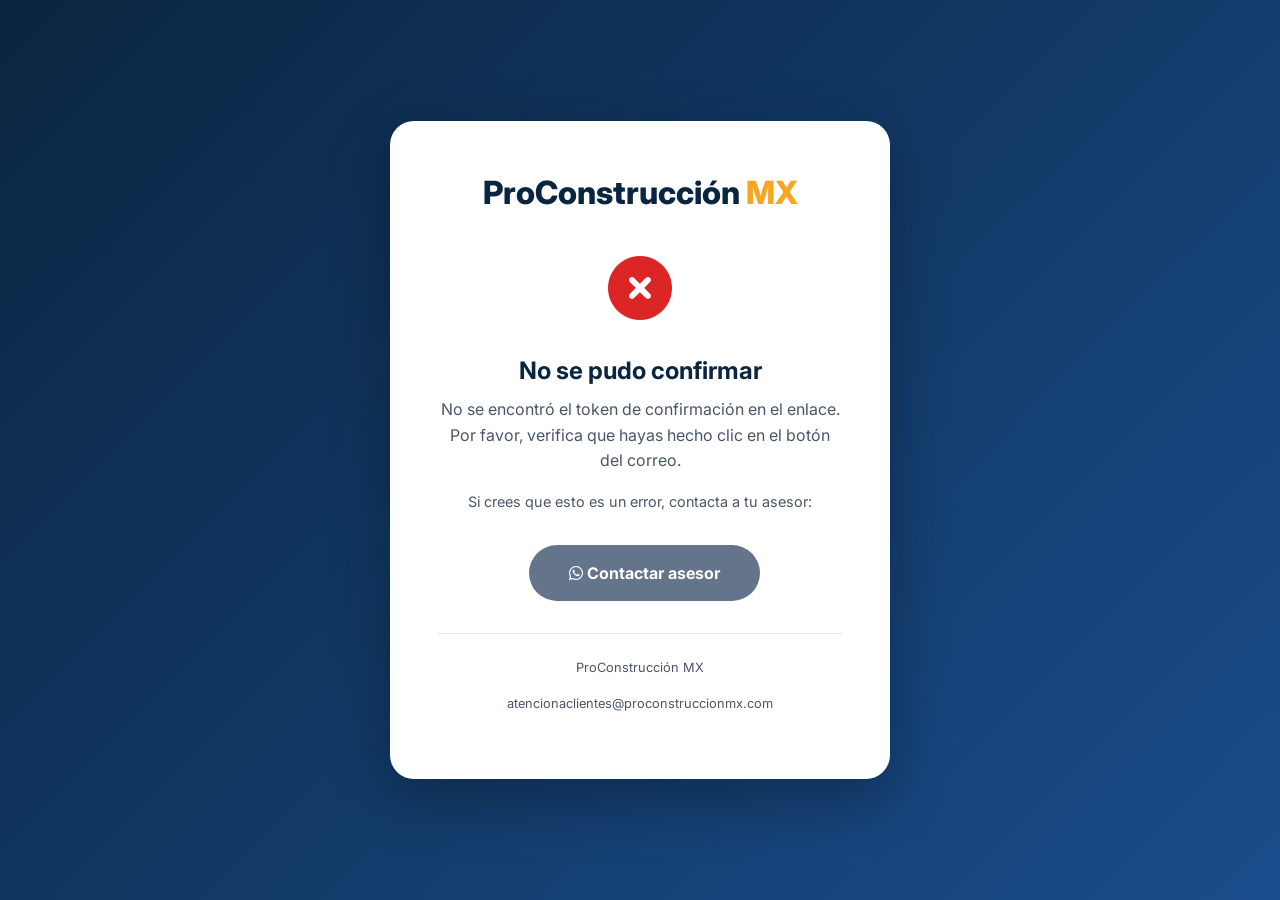
<file: confirmar-credito.html>
<!DOCTYPE html>
<html lang="es">
<head>
    <meta charset="UTF-8">
    <meta name="viewport" content="width=device-width, initial-scale=1.0">
    <title>Confirmar Compra a Crédito - ProConstrucción MX</title>
    <link href="https://fonts.googleapis.com/css2?family=Inter:opsz,wght@14..32,300;400;500;600;700;800&display=swap" rel="stylesheet">
    <link rel="stylesheet" href="https://cdnjs.cloudflare.com/ajax/libs/font-awesome/6.0.0-beta3/css/all.min.css">
    <link rel="stylesheet" href="css/estilos.css">
    <style>
        * { margin: 0; padding: 0; box-sizing: border-box; }
        body {
            font-family: 'Inter', sans-serif;
            background: linear-gradient(135deg, #0A2540 0%, #1a4d8c 100%);
            min-height: 100vh;
            display: flex;
            align-items: center;
            justify-content: center;
            padding: 2rem;
        }
        .confirmar-container {
            background: white;
            border-radius: 24px;
            padding: 3rem;
            max-width: 500px;
            width: 100%;
            box-shadow: 0 20px 60px rgba(0,0,0,0.3);
            text-align: center;
        }
        .logo {
            font-size: 2rem;
            font-weight: 800;
            color: var(--primary-dark);
            margin-bottom: 1.5rem;
        }
        .logo span { color: var(--accent-orange); }
        .estado-icono {
            font-size: 4rem;
            margin-bottom: 1rem;
        }
        .estado-icono.cargando { color: #3b82f6; }
        .estado-icono.exito { color: #16a34a; }
        .estado-icono.error { color: #dc2626; }
        .estado-icono.advertencia { color: #f59e0b; }
        h1 {
            font-size: 1.5rem;
            color: var(--primary-dark);
            margin-bottom: 0.5rem;
        }
        p {
            color: var(--text-gray);
            margin-bottom: 1rem;
            line-height: 1.6;
        }
        .folio-box {
            background: var(--gray-light);
            padding: 1rem;
            border-radius: 12px;
            margin: 1.5rem 0;
            font-family: 'Courier New', monospace;
        }
        .folio-box strong {
            color: var(--primary-dark);
            font-size: 1.2rem;
        }
        .boton {
            display: inline-block;
            background: var(--accent-orange);
            color: white;
            padding: 1rem 2.5rem;
            border-radius: 50px;
            text-decoration: none;
            font-weight: 700;
            transition: all 0.3s;
            margin-top: 1rem;
            border: none;
            cursor: pointer;
            font-family: 'Inter', sans-serif;
            font-size: 1rem;
        }
        .boton:hover {
            background: var(--accent-orange-dark);
            transform: translateY(-2px);
        }
        .boton-secundario {
            background: #64748b;
            margin-left: 0.5rem;
        }
        .boton-secundario:hover {
            background: #475569;
        }
        .spinner {
            display: inline-block;
            width: 50px;
            height: 50px;
            border: 5px solid rgba(59, 130, 246, 0.2);
            border-radius: 50%;
            border-top-color: #3b82f6;
            animation: spin 0.8s linear infinite;
        }
        @keyframes spin {
            to { transform: rotate(360deg); }
        }
        .footer {
            margin-top: 2rem;
            padding-top: 1.5rem;
            border-top: 1px solid #e2e8f0;
            font-size: 0.8rem;
            color: var(--text-gray);
        }
    </style>
</head>
<body>
    <div class="confirmar-container">
        <div class="logo">ProConstrucción <span>MX</span></div>
        
        <div id="contenido">
            <div class="estado-icono cargando">
                <div class="spinner"></div>
            </div>
            <h1>Validando tu compra...</h1>
            <p>Estamos verificando el token de confirmación. Por favor espera.</p>
        </div>
        
        <div class="footer">
            <p>ProConstrucción MX</p>
            <p>atencionaclientes@proconstruccionmx.com</p>
        </div>
    </div>

    <script>
        const WORKER_URL = 'https://proconstruccionmx-proxy.proconstruccionmx.workers.dev';
        
                async function confirmarCredito() {
            const contenido = document.getElementById('contenido');
            
            // Leer el token de la URL
            const params = new URLSearchParams(window.location.search);
            const token = params.get('token');
            
            console.log('🔍 URL completa:', window.location.href);
            console.log('🔍 Token leído de la URL:', token);
            console.log('🔍 Longitud del token:', token ? token.length : 0);
            
            if (!token) {
                mostrarError('No se encontró el token de confirmación en el enlace. Por favor, verifica que hayas hecho clic en el botón del correo.');
                return;
            }
            
            console.log('🔐 Token recibido:', token.substring(0, 10) + '...');
            console.log('🔐 Token completo (para comparar):', token);
            
            try {
                const response = await fetch(`${WORKER_URL}/confirmarCredito`, {
                    method: 'POST',
                    headers: {
                        'Content-Type': 'text/plain;charset=utf-8',
                    },
                    body: JSON.stringify({ token: token })
                });
                
                console.log('📥 Status de respuesta:', response.status);
                console.log('📥 Content-Type:', response.headers.get('content-type'));
                
                const text = await response.text();
                console.log('📥 Respuesta raw:', text);
                
                let result;
                try {
                    result = JSON.parse(text);
                } catch (e) {
                    console.error('❌ Error al parsear JSON:', e);
                    mostrarError('Error al procesar la respuesta del servidor.');
                    return;
                }
                
                console.log('📥 Respuesta parseada:', result);
                
                if (result.success) {
                    mostrarExito(result.folio || '');
                } else {
                    mostrarError(result.error || 'No se pudo confirmar la compra. El token puede haber expirado o ya fue utilizado.');
                }
                
            } catch (error) {
                console.error('❌ Error:', error);
                mostrarError('Error al conectar con el servidor. Por favor, intenta de nuevo o contacta a tu asesor.');
            }
        }
        
        function mostrarExito(folio) {
            const contenido = document.getElementById('contenido');
            contenido.innerHTML = `
                <div class="estado-icono exito">
                    <i class="fas fa-check-circle"></i>
                </div>
                <h1>¡Compra confirmada!</h1>
                <p>Tu compra a crédito ha sido confirmada exitosamente. La preparación de tu pedido comenzará en breve.</p>
                ${folio ? `
                    <div class="folio-box">
                        <div style="font-size: 0.8rem; color: var(--text-gray); margin-bottom: 0.3rem;">Folio de compra</div>
                        <strong>${folio}</strong>
                    </div>
                ` : ''}
                <p style="font-size: 0.9rem;">Recibirás un correo de confirmación con los detalles de tu pedido.</p>
                <a href="https://proconstruccionmx.com/dashboard.html" class="boton">
                    <i class="fas fa-arrow-right"></i> Ir a mi cuenta
                </a>
            `;
        }
        
        function mostrarError(mensaje) {
            const contenido = document.getElementById('contenido');
            contenido.innerHTML = `
                <div class="estado-icono error">
                    <i class="fas fa-times-circle"></i>
                </div>
                <h1>No se pudo confirmar</h1>
                <p>${mensaje}</p>
                <p style="font-size: 0.9rem;">Si crees que esto es un error, contacta a tu asesor:</p>
                <a href="https://wa.me/525540148827?text=Hola%2C%20tengo%20un%20problema%20confirmando%20mi%20compra%20a%20cr%C3%A9dito" 
                   target="_blank" class="boton boton-secundario">
                    <i class="fab fa-whatsapp"></i> Contactar asesor
                </a>
            `;
        }
        
        // Ejecutar al cargar
        document.addEventListener('DOMContentLoaded', confirmarCredito);
    </script>
</body>
</html>
</file>
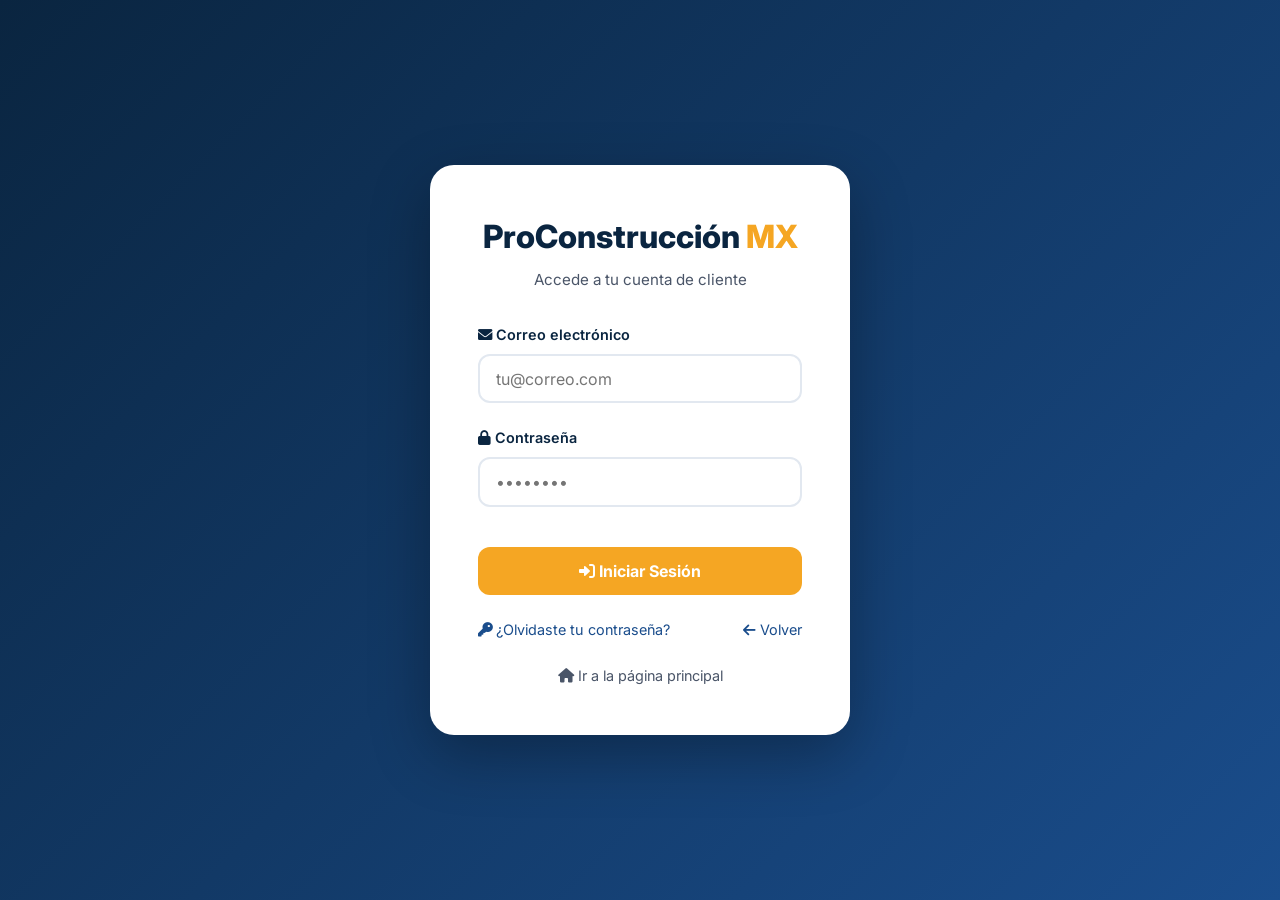
<file: dashboard.html>
<!DOCTYPE html>
<html lang="es">
<head>
    <meta charset="UTF-8">
    <meta name="viewport" content="width=device-width, initial-scale=1.0">
    <title>Panel de Cliente - ProConstrucción MX</title>
    <link href="https://fonts.googleapis.com/css2?family=Inter:opsz,wght@14..32,300;400;500;600;700;800&display=swap" rel="stylesheet">
    <link rel="stylesheet" href="https://cdnjs.cloudflare.com/ajax/libs/font-awesome/6.0.0-beta3/css/all.min.css">
    <link rel="stylesheet" href="css/estilos.css">
    <style>
        * { margin: 0; padding: 0; box-sizing: border-box; }
        body {
            font-family: 'Inter', sans-serif;
            background: #f8f9fa;
            color: #1a1a2e;
        }
        .dashboard-header {
            background: white;
            padding: 1rem 2rem;
            box-shadow: 0 2px 20px rgba(0,0,0,0.08);
            display: flex;
            justify-content: space-between;
            align-items: center;
            flex-wrap: wrap;
            gap: 1rem;
            position: sticky;
            top: 0;
            z-index: 100;
        }
        .dashboard-header .logo {
            font-size: 1.5rem;
            font-weight: 800;
            color: var(--primary-dark);
            text-decoration: none;
        }
        .dashboard-header .logo span { color: var(--accent-orange); }
        .user-info {
            display: flex;
            align-items: center;
            gap: 1rem;
            flex-wrap: wrap;
        }
        .user-info .user-name {
            font-weight: 600;
            color: var(--primary-dark);
        }
        .user-info .user-email {
            font-weight: 400;
            color: var(--text-gray);
            font-size: 0.85rem;
        }
        .btn-cerrar {
            background: #dc2626;
            color: white;
            border: none;
            padding: 0.5rem 1.5rem;
            border-radius: 50px;
            font-weight: 600;
            cursor: pointer;
            transition: all 0.3s;
            font-family: 'Inter', sans-serif;
        }
        .btn-cerrar:hover {
            background: #b91c1c;
            transform: translateY(-2px);
        }
        .btn-mi-cuenta {
            background: #1a4d8c !important;
            color: white !important;
            border: none !important;
            padding: 0.5rem 1.2rem !important;
            border-radius: 50px !important;
            font-weight: 600 !important;
            cursor: pointer !important;
            transition: all 0.3s !important;
            font-family: 'Inter', sans-serif !important;
            font-size: 0.85rem !important;
            white-space: nowrap !important;
            display: inline-block !important;
        }
        .btn-mi-cuenta:hover {
            background: #0A2540 !important;
            transform: translateY(-2px);
        }
        .menu-usuario-container {
            position: relative;
            display: inline-block;
        }
        .menu-desplegable {
            display: none;
            position: absolute;
            top: 100%;
            right: 0;
            background: white;
            border-radius: 12px;
            box-shadow: 0 8px 30px rgba(0,0,0,0.15);
            min-width: 200px;
            z-index: 1000;
            overflow: hidden;
            margin-top: 0.5rem;
            border: 1px solid #e2e8f0;
        }
        .menu-desplegable a {
            display: block;
            padding: 0.8rem 1.5rem;
            color: #4a5568;
            text-decoration: none;
            transition: all 0.3s;
            font-weight: 500;
            font-size: 0.9rem;
            font-family: 'Inter', sans-serif;
        }
        .menu-desplegable a:hover {
            background: #f8f9fa;
            color: #0A2540;
        }
        .dashboard-tabs {
            display: flex;
            gap: 0.5rem;
            background: white;
            padding: 0.5rem 2rem;
            border-bottom: 1px solid #e2e8f0;
            flex-wrap: wrap;
        }
        .dashboard-tabs button {
            padding: 0.6rem 1.5rem;
            border: none;
            background: transparent;
            font-weight: 600;
            color: var(--text-gray);
            cursor: pointer;
            border-radius: 8px;
            transition: all 0.3s;
            font-family: 'Inter', sans-serif;
        }
        .dashboard-tabs button:hover {
            background: var(--gray-light);
            color: var(--primary-dark);
        }
        .dashboard-tabs button.active {
            background: var(--accent-orange);
            color: white;
        }
        .tab-content {
            display: none;
            max-width: 1400px;
            margin: 0 auto;
            padding: 2rem;
        }
        .tab-content.active {
            display: block;
        }
        .welcome-section {
            background: white;
            border-radius: 16px;
            padding: 2rem;
            margin-bottom: 2rem;
            box-shadow: 0 4px 12px rgba(0,0,0,0.04);
        }
        .welcome-section h1 {
            font-size: 1.8rem;
            color: var(--primary-dark);
            margin-bottom: 0.5rem;
        }
        .welcome-section p {
            color: var(--text-gray);
        }
        .welcome-section .cliente-info {
            display: flex;
            flex-wrap: wrap;
            gap: 2rem;
            margin-top: 1rem;
            padding-top: 1rem;
            border-top: 1px solid #e2e8f0;
        }
        .welcome-section .cliente-info span {
            font-size: 0.95rem;
            color: var(--text-gray);
        }
        .welcome-section .cliente-info strong {
            color: var(--primary-dark);
        }
        .welcome-section .cliente-info small {
            color: var(--text-gray);
            font-size: 0.7rem;
        }
        .search-section {
            background: white;
            border-radius: 16px;
            padding: 2rem;
            margin-bottom: 2rem;
            box-shadow: 0 4px 12px rgba(0,0,0,0.04);
        }
        .search-section h2 {
            font-size: 1.4rem;
            color: var(--primary-dark);
            margin-bottom: 1rem;
        }
        .search-box {
            display: flex;
            gap: 1rem;
            flex-wrap: wrap;
        }
        .search-box input {
            flex: 1;
            min-width: 200px;
            padding: 0.8rem 1.2rem;
            border: 2px solid #e2e8f0;
            border-radius: 12px;
            font-size: 1rem;
            font-family: 'Inter', sans-serif;
            transition: all 0.3s;
        }
        .search-box input:focus {
            outline: none;
            border-color: var(--accent-orange);
            box-shadow: 0 0 0 3px rgba(245, 166, 35, 0.1);
        }
        .search-box button {
            padding: 0.8rem 2rem;
            background: var(--accent-orange);
            color: white;
            border: none;
            border-radius: 12px;
            font-weight: 700;
            cursor: pointer;
            transition: all 0.3s;
            font-family: 'Inter', sans-serif;
        }
        .search-box button:hover {
            background: var(--accent-orange-dark);
            transform: translateY(-2px);
        }
        .search-box .btn-limpiar {
            background: #64748b;
        }
        .search-box .btn-limpiar:hover {
            background: #475569;
        }
        .results-section {
            background: white;
            border-radius: 16px;
            padding: 2rem;
            box-shadow: 0 4px 12px rgba(0,0,0,0.04);
            min-height: 200px;
            margin-bottom: 2rem;
        }
        .results-section h3 {
            color: var(--primary-dark);
            margin-bottom: 1rem;
        }
        .product-grid {
            display: grid;
            grid-template-columns: repeat(auto-fill, minmax(220px, 1fr));
            gap: 1.5rem;
        }
        .product-card {
            background: var(--gray-light);
            border-radius: 12px;
            padding: 1.5rem;
            text-align: center;
            transition: all 0.3s;
            border: 1px solid #e2e8f0;
            position: relative;
        }
        .product-card:hover {
            transform: translateY(-4px);
            box-shadow: 0 8px 25px rgba(0,0,0,0.08);
            border-color: var(--accent-orange);
        }
        .product-card .clave {
            font-size: 0.7rem;
            color: var(--text-gray);
            background: #e2e8f0;
            padding: 0.2rem 0.6rem;
            border-radius: 50px;
            display: inline-block;
        }
        .product-card .tag-peso {
            font-size: 0.6rem;
            background: #dbeafe;
            color: #1e40af;
            padding: 0.1rem 0.5rem;
            border-radius: 50px;
            display: inline-block;
            margin-top: 0.3rem;
        }
        .product-card h4 {
            color: var(--primary-dark);
            margin: 0.5rem 0 0.3rem 0;
            font-size: 1rem;
        }
        .product-card .descripcion {
            color: var(--text-gray);
            font-size: 0.85rem;
            margin-bottom: 0.5rem;
        }
        .product-card .precio {
            font-weight: 700;
            color: var(--primary-dark);
            font-size: 1.1rem;
        }
        .product-card .precio-personalizado {
            font-size: 0.7rem;
            background: #dbeafe;
            color: #1e40af;
            padding: 0.2rem 0.6rem;
            border-radius: 50px;
            display: inline-block;
        }
        .product-card .btn-agregar {
            margin-top: 0.8rem;
            padding: 0.5rem 1.5rem;
            background: var(--primary-blue);
            color: white;
            border: none;
            border-radius: 50px;
            font-weight: 600;
            cursor: pointer;
            transition: all 0.3s;
            font-family: 'Inter', sans-serif;
        }
        .product-card .btn-agregar:hover {
            background: var(--primary-dark);
            transform: scale(1.05);
        }
        .product-card .btn-agregar:disabled {
            opacity: 0.5;
            cursor: not-allowed;
            transform: none;
        }
        .product-card .tag-pxv {
            font-size: 0.6rem;
            background: #fef3c7;
            color: #92400e;
            padding: 0.1rem 0.5rem;
            border-radius: 50px;
            display: inline-block;
            margin-top: 0.3rem;
        }
        .empty-state {
            text-align: center;
            padding: 3rem 1rem;
            color: var(--text-gray);
        }
        .empty-state i {
            font-size: 3rem;
            color: #cbd5e1;
            margin-bottom: 1rem;
        }
        .cart-section {
            background: white;
            border-radius: 16px;
            padding: 2rem;
            box-shadow: 0 4px 12px rgba(0,0,0,0.04);
        }
        .cart-section h2 {
            font-size: 1.4rem;
            color: var(--primary-dark);
            margin-bottom: 1rem;
        }
        .cart-table {
            width: 100%;
            border-collapse: collapse;
        }
        .cart-table th {
            background: var(--gray-light);
            padding: 0.8rem;
            text-align: left;
            font-weight: 600;
            color: var(--primary-dark);
            border-bottom: 2px solid #e2e8f0;
        }
        .cart-table td {
            padding: 0.8rem;
            border-bottom: 1px solid #e2e8f0;
            vertical-align: middle;
        }
        .cart-table .cantidad-input {
            width: 60px;
            padding: 0.3rem 0.5rem;
            border: 2px solid #e2e8f0;
            border-radius: 8px;
            text-align: center;
            font-family: 'Inter', sans-serif;
        }
        .cart-table .cantidad-input:focus {
            outline: none;
            border-color: var(--accent-orange);
        }
        .cart-table .btn-eliminar {
            background: #fee2e2;
            color: #dc2626;
            border: none;
            padding: 0.3rem 0.8rem;
            border-radius: 8px;
            cursor: pointer;
            transition: all 0.3s;
            font-family: 'Inter', sans-serif;
        }
        .cart-table .btn-eliminar:hover {
            background: #dc2626;
            color: white;
        }
        .cart-totales {
            margin-top: 1.5rem;
            padding-top: 1.5rem;
            border-top: 2px solid #e2e8f0;
            text-align: right;
        }
        .cart-totales p {
            margin: 0.3rem 0;
            font-size: 1rem;
        }
        .cart-totales .total {
            font-size: 1.5rem;
            font-weight: 800;
            color: var(--primary-dark);
        }
        .cart-totales .descuento-total {
            color: #16a34a;
        }
        .cart-actions {
            display: flex;
            gap: 1rem;
            margin-top: 1.5rem;
            justify-content: flex-end;
            flex-wrap: wrap;
        }
        .btn-comprar {
            padding: 1rem 3rem;
            background: #16a34a;
            color: white;
            border: none;
            border-radius: 12px;
            font-size: 1.1rem;
            font-weight: 700;
            cursor: pointer;
            transition: all 0.3s;
            font-family: 'Inter', sans-serif;
        }
        .btn-comprar:hover {
            background: #15803d;
            transform: translateY(-2px);
            box-shadow: 0 8px 25px rgba(22, 163, 74, 0.3);
        }
        .btn-comprar:disabled {
            opacity: 0.5;
            cursor: not-allowed;
            transform: none;
        }
        .btn-vaciar {
            padding: 1rem 2rem;
            background: #64748b;
            color: white;
            border: none;
            border-radius: 12px;
            font-weight: 600;
            cursor: pointer;
            transition: all 0.3s;
            font-family: 'Inter', sans-serif;
        }
        .btn-vaciar:hover {
            background: #475569;
        }
        .direcciones-grid, .facturacion-grid {
            display: grid;
            grid-template-columns: repeat(auto-fill, minmax(350px, 1fr));
            gap: 1.5rem;
        }
        .direccion-card, .facturacion-card {
            background: white;
            border-radius: 16px;
            padding: 1.5rem;
            box-shadow: 0 4px 12px rgba(0,0,0,0.04);
            border: 1px solid #e2e8f0;
            transition: all 0.3s;
        }
        .direccion-card:hover, .facturacion-card:hover {
            box-shadow: 0 8px 25px rgba(0,0,0,0.08);
            border-color: var(--accent-orange);
        }
        .direccion-card .direccion-header,
        .facturacion-card .facturacion-header {
            display: flex;
            justify-content: space-between;
            align-items: center;
            margin-bottom: 0.8rem;
            padding-bottom: 0.8rem;
            border-bottom: 1px solid #e2e8f0;
            flex-wrap: wrap;
            gap: 0.5rem;
        }
        .direccion-card .direccion-header h4,
        .facturacion-card .facturacion-header h4 {
            color: var(--primary-dark);
            font-size: 1.1rem;
            margin: 0;
        }
        .direccion-card .direccion-header .direccion-actions,
        .facturacion-card .facturacion-header .facturacion-actions {
            display: flex;
            gap: 0.5rem;
            flex-wrap: wrap;
        }
        .direccion-card .direccion-header button,
        .facturacion-card .facturacion-header button {
            padding: 0.3rem 0.8rem;
            border: none;
            border-radius: 8px;
            cursor: pointer;
            transition: all 0.3s;
            font-family: 'Inter', sans-serif;
            font-size: 0.8rem;
        }
        .direccion-card .direccion-header .btn-editar,
        .facturacion-card .facturacion-header .btn-editar {
            background: #dbeafe;
            color: #1e40af;
        }
        .direccion-card .direccion-header .btn-editar:hover,
        .facturacion-card .facturacion-header .btn-editar:hover {
            background: #1e40af;
            color: white;
        }
        .direccion-card .direccion-header .btn-eliminar,
        .facturacion-card .facturacion-header .btn-eliminar {
            background: #fee2e2;
            color: #dc2626;
        }
        .direccion-card .direccion-header .btn-eliminar:hover,
        .facturacion-card .facturacion-header .btn-eliminar:hover {
            background: #dc2626;
            color: white;
        }
        .direccion-card .direccion-body p,
        .facturacion-card .facturacion-body p {
            margin: 0.3rem 0;
            font-size: 0.9rem;
            color: var(--text-gray);
        }
        .direccion-card .direccion-body strong,
        .facturacion-card .facturacion-body strong {
            color: var(--primary-dark);
        }
        .modal-overlay {
            display: none;
            position: fixed;
            top: 0;
            left: 0;
            width: 100%;
            height: 100%;
            background: rgba(0,0,0,0.5);
            z-index: 1000;
            align-items: center;
            justify-content: center;
            backdrop-filter: blur(4px);
        }
        .modal-overlay.active {
            display: flex;
        }
        .modal {
            background: white;
            border-radius: 24px;
            padding: 2.5rem;
            max-width: 600px;
            width: 90%;
            max-height: 90vh;
            overflow-y: auto;
            box-shadow: 0 20px 60px rgba(0,0,0,0.3);
            animation: fadeInUp 0.3s ease-out;
        }
        .modal h2 {
            color: var(--primary-dark);
            margin-bottom: 0.5rem;
            text-align: center;
        }
        .modal .subtitle {
            text-align: center;
            color: var(--text-gray);
            margin-bottom: 1.5rem;
        }
        .modal .form-group {
            margin-bottom: 1rem;
        }
        .modal .form-group label {
            display: block;
            font-weight: 600;
            color: var(--primary-dark);
            margin-bottom: 0.3rem;
            font-size: 0.9rem;
        }
        .modal .form-group input,
        .modal .form-group select {
            width: 100%;
            padding: 0.8rem 1rem;
            border: 2px solid #e2e8f0;
            border-radius: 12px;
            font-size: 1rem;
            font-family: 'Inter', sans-serif;
            transition: all 0.3s;
        }
        .modal .form-group input:focus,
        .modal .form-group select:focus {
            outline: none;
            border-color: var(--accent-orange);
            box-shadow: 0 0 0 3px rgba(245, 166, 35, 0.1);
        }
        .modal .form-group input[readonly] {
            background: #f0f0f0;
            cursor: not-allowed;
        }
        .modal .datos-bancarios {
            background: var(--gray-light);
            padding: 1.5rem;
            border-radius: 12px;
            margin: 1rem 0;
        }
        .modal .datos-bancarios p {
            margin: 0.3rem 0;
            font-size: 0.95rem;
        }
        .modal .datos-bancarios strong {
            color: var(--primary-dark);
        }
        .modal .btn-enviar {
            width: 100%;
            padding: 1rem;
            background: var(--accent-orange);
            color: white;
            border: none;
            border-radius: 12px;
            font-size: 1.1rem;
            font-weight: 700;
            cursor: pointer;
            transition: all 0.3s;
            font-family: 'Inter', sans-serif;
            margin-top: 1rem;
        }
        .modal .btn-enviar:hover {
            background: var(--accent-orange-dark);
            transform: translateY(-2px);
        }
        .modal .btn-enviar:disabled {
            opacity: 0.5;
            cursor: not-allowed;
            transform: none;
        }
        .modal .btn-cerrar-modal {
            width: 100%;
            padding: 0.8rem;
            background: #e2e8f0;
            color: var(--text-gray);
            border: none;
            border-radius: 12px;
            font-size: 1rem;
            font-weight: 600;
            cursor: pointer;
            transition: all 0.3s;
            font-family: 'Inter', sans-serif;
            margin-top: 0.5rem;
        }
        .modal .btn-cerrar-modal:hover {
            background: #cbd5e1;
        }
        .modal .mensaje-exito {
            background: #dcfce7;
            color: #16a34a;
            padding: 1rem;
            border-radius: 12px;
            text-align: center;
            margin: 1rem 0;
            display: none;
        }
        .modal .mensaje-error {
            background: #fee2e2;
            color: #dc2626;
            padding: 1rem;
            border-radius: 12px;
            text-align: center;
            margin: 1rem 0;
            display: none;
        }
        .file-upload {
            border: 2px dashed #e2e8f0;
            padding: 2rem;
            text-align: center;
            border-radius: 12px;
            cursor: pointer;
            transition: all 0.3s;
        }
        .file-upload:hover {
            border-color: var(--accent-orange);
        }
        .file-upload input {
            display: none;
        }
        .file-upload .file-name {
            color: var(--primary-dark);
            font-weight: 600;
        }
        .modal .opciones-pago {
            display: flex;
            gap: 1rem;
            margin-bottom: 1.5rem;
            flex-wrap: wrap;
        }
        .modal .opciones-pago button {
            flex: 1;
            padding: 1rem;
            border: 2px solid #e2e8f0;
            border-radius: 12px;
            background: white;
            font-weight: 600;
            cursor: pointer;
            transition: all 0.3s;
            font-family: 'Inter', sans-serif;
            min-width: 120px;
        }
        .modal .opciones-pago button:hover {
            border-color: var(--accent-orange);
            background: var(--gray-light);
        }
        .modal .opciones-pago button.selected {
            border-color: var(--accent-orange);
            background: #fef3c7;
        }
        .checkbox-group {
            display: flex;
            align-items: center;
            gap: 0.5rem;
            margin-top: 0.5rem;
        }
        .checkbox-group input[type="checkbox"] {
            width: 20px;
            height: 20px;
            cursor: pointer;
        }
        .checkbox-group label {
            font-weight: 500;
            cursor: pointer;
        }
        .factura-toggle {
            display: flex;
            gap: 1rem;
            margin: 0.5rem 0 1rem 0;
        }
        .factura-toggle button {
            padding: 0.5rem 2rem;
            border: 2px solid #e2e8f0;
            border-radius: 12px;
            background: white;
            font-weight: 600;
            cursor: pointer;
            transition: all 0.3s;
            font-family: 'Inter', sans-serif;
            flex: 1;
        }
        .factura-toggle button:hover {
            border-color: var(--accent-orange);
            background: var(--gray-light);
        }
        .factura-toggle button.selected {
            border-color: var(--accent-orange);
            background: #fef3c7;
        }
        .badge {
            display: inline-block;
            padding: 0.2rem 0.8rem;
            border-radius: 50px;
            font-size: 0.7rem;
            font-weight: 600;
        }
        .badge-warning {
            background: #fef3c7;
            color: #92400e;
        }

        /* ============================================
           FASE 2: ESTILOS DEL PANEL DE SESIONES
           ============================================ */
        .sesiones-grid {
            display: grid;
            grid-template-columns: repeat(auto-fill, minmax(340px, 1fr));
            gap: 1.5rem;
        }
        .sesion-card {
            background: white;
            border-radius: 16px;
            padding: 1.5rem;
            border: 1px solid #e2e8f0;
            box-shadow: 0 4px 12px rgba(0,0,0,0.04);
            transition: all 0.3s;
            position: relative;
        }
        .sesion-card:hover {
            box-shadow: 0 8px 25px rgba(0,0,0,0.08);
        }
        .sesion-card.actual {
            border-color: var(--accent-orange);
            border-width: 2px;
            background: linear-gradient(135deg, #ffffff 0%, #fffbf0 100%);
        }
        .sesion-card.actual::before {
            content: 'ESTA SESIÓN';
            position: absolute;
            top: -10px;
            right: 1rem;
            background: var(--accent-orange);
            color: white;
            padding: 0.2rem 0.8rem;
            border-radius: 50px;
            font-size: 0.65rem;
            font-weight: 700;
            letter-spacing: 0.5px;
        }
        .sesion-header {
            display: flex;
            justify-content: space-between;
            align-items: flex-start;
            margin-bottom: 1rem;
            gap: 0.5rem;
            flex-wrap: wrap;
        }
        .sesion-header-left {
            display: flex;
            align-items: center;
            gap: 0.8rem;
            flex: 1;
            min-width: 0;
        }
        .sesion-icon {
            width: 48px;
            height: 48px;
            border-radius: 12px;
            background: #f1f5f9;
            display: flex;
            align-items: center;
            justify-content: center;
            font-size: 1.4rem;
            color: var(--primary-blue);
            flex-shrink: 0;
        }
        .sesion-card.actual .sesion-icon {
            background: #fef3c7;
            color: var(--accent-orange-dark);
        }
        .sesion-titulo {
            min-width: 0;
            flex: 1;
        }
        .sesion-titulo h4 {
            color: var(--primary-dark);
            font-size: 1rem;
            margin: 0 0 0.2rem 0;
            white-space: nowrap;
            overflow: hidden;
            text-overflow: ellipsis;
        }
        .sesion-titulo small {
            color: var(--text-gray);
            font-size: 0.75rem;
            display: block;
            white-space: nowrap;
            overflow: hidden;
            text-overflow: ellipsis;
        }
        .sesion-body {
            display: grid;
            gap: 0.5rem;
            margin-bottom: 1rem;
        }
        .sesion-info-row {
            display: flex;
            align-items: center;
            gap: 0.5rem;
            font-size: 0.85rem;
            color: var(--text-gray);
        }
        .sesion-info-row i {
            color: var(--primary-blue);
            width: 16px;
            text-align: center;
            flex-shrink: 0;
        }
        .sesion-info-row strong {
            color: var(--primary-dark);
            font-weight: 600;
        }
        .sesion-footer {
            display: flex;
            justify-content: space-between;
            align-items: center;
            padding-top: 1rem;
            border-top: 1px solid #f1f5f9;
            gap: 0.5rem;
            flex-wrap: wrap;
        }
        .sesion-fechas {
            font-size: 0.7rem;
            color: var(--text-gray);
            line-height: 1.3;
        }
        .btn-cerrar-sesion {
            background: #fee2e2;
            color: #dc2626;
            border: none;
            padding: 0.5rem 1rem;
            border-radius: 8px;
            font-weight: 600;
            cursor: pointer;
            transition: all 0.3s;
            font-family: 'Inter', sans-serif;
            font-size: 0.8rem;
            display: inline-flex;
            align-items: center;
            gap: 0.3rem;
        }
        .btn-cerrar-sesion:hover {
            background: #dc2626;
            color: white;
        }
        .btn-cerrar-sesion:disabled {
            opacity: 0.5;
            cursor: not-allowed;
        }
        .sesiones-loading {
            text-align: center;
            padding: 3rem 1rem;
            color: var(--text-gray);
        }
        .sesiones-loading i {
            font-size: 2rem;
            color: var(--accent-orange);
            margin-bottom: 1rem;
        }

        @media (max-width: 768px) {
            .dashboard-header { flex-direction: column; align-items: stretch; text-align: center; }
            .user-info { justify-content: center; flex-wrap: wrap; }
            .dashboard-tabs { justify-content: center; padding: 0.5rem 1rem; }
            .dashboard-tabs button { font-size: 0.85rem; padding: 0.4rem 1rem; }
            .tab-content { padding: 1rem; }
            .product-grid { grid-template-columns: repeat(auto-fill, minmax(160px, 1fr)); }
            .cart-table { font-size: 0.85rem; }
            .cart-table .cantidad-input { width: 45px; }
            .modal { padding: 1.5rem; }
            .modal .opciones-pago { flex-direction: column; }
            .direcciones-grid, .facturacion-grid { grid-template-columns: 1fr; }
            .btn-mi-cuenta { font-size: 0.8rem !important; padding: 0.3rem 1rem !important; }
            .sesiones-grid { grid-template-columns: 1fr; }
        }
        @keyframes fadeInUp {
            from { opacity: 0; transform: translateY(20px); }
            to { opacity: 1; transform: translateY(0); }
        }
        @keyframes spin {
            to { transform: rotate(360deg); }
        }
        .loading-spinner {
            display: inline-block;
            width: 20px;
            height: 20px;
            border: 3px solid rgba(255,255,255,0.3);
            border-radius: 50%;
            border-top-color: white;
            animation: spin 0.8s linear infinite;
            vertical-align: middle;
            margin-right: 8px;
        }
           /* ============================================
           SPLASH SCREEN (Bloque 1)
           ============================================ */
        .splash-screen {
            position: fixed;
            top: 0;
            left: 0;
            width: 100%;
            height: 100%;
            background: linear-gradient(135deg, #0A2540 0%, #1a4d8c 100%);
            z-index: 9999;
            display: flex;
            align-items: center;
            justify-content: center;
            transition: opacity 0.6s ease, visibility 0.6s ease;
        }
        .splash-screen.hidden {
            opacity: 0;
            visibility: hidden;
            pointer-events: none;
        }
        .splash-content {
            text-align: center;
            padding: 2rem;
            max-width: 400px;
        }
        .splash-logo {
            font-size: 2.5rem;
            font-weight: 800;
            color: white;
            margin-bottom: 2rem;
            font-family: 'Inter', sans-serif;
        }
        .splash-logo span {
            color: #F5A623;
        }
        .splash-spinner {
            width: 60px;
            height: 60px;
            margin: 0 auto 1.5rem auto;
            border: 4px solid rgba(255, 255, 255, 0.2);
            border-top-color: #F5A623;
            border-radius: 50%;
            animation: splash-spin 1s linear infinite;
        }
        @keyframes splash-spin {
            to { transform: rotate(360deg); }
        }
        .splash-text {
            color: white;
            font-size: 1.1rem;
            font-weight: 600;
            margin-bottom: 0.5rem;
            transition: opacity 0.3s ease;
        }
        .splash-subtext {
            color: rgba(255, 255, 255, 0.6);
            font-size: 0.85rem;
        }
        .splash-error {
            background: rgba(220, 38, 38, 0.9);
            color: white;
            padding: 1rem;
            border-radius: 12px;
            margin-top: 1.5rem;
            text-align: center;
        }
        .splash-error p {
            margin: 0 0 1rem 0;
            font-size: 0.9rem;
        }
        .splash-retry {
            background: white;
            color: #dc2626;
            border: none;
            padding: 0.6rem 1.5rem;
            border-radius: 50px;
            font-weight: 700;
            cursor: pointer;
            font-family: 'Inter', sans-serif;
            transition: all 0.3s;
        }
        .splash-retry:hover {
            background: #f0f0f0;
            transform: translateY(-2px);
        }
    </style>
</head>
<body>
        <!-- ===== SPLASH SCREEN (Bloque 1) ===== -->
    <div id="splashScreen" class="splash-screen">
        <div class="splash-content">
            <div class="splash-logo">ProConstrucción <span>MX</span></div>
            <div class="splash-spinner"></div>
            <p class="splash-text" id="splashText">Cargando tus datos...</p>
            <p class="splash-subtext" id="splashSubtext">Esto tomará solo unos segundos</p>
            <div class="splash-error" id="splashError" style="display:none;">
                <p id="splashErrorText"></p>
                <button onclick="location.reload()" class="splash-retry">Reintentar</button>
            </div>
        </div>
    </div>
    <!-- ===== FIN SPLASH SCREEN ===== -->

    <header class="dashboard-header">
        <a href="index.html" class="logo">ProConstrucción <span>MX</span></a>
        <div class="user-info">
            <span class="user-name" id="userNameDisplay"><i class="fas fa-user"></i> Cliente</span>
            <span class="user-email" id="userEmailDisplay">usuario@correo.com</span>
            <div class="menu-usuario-container">
                <button class="btn-mi-cuenta" id="btnMiCuenta">
                    <i class="fas fa-user-cog"></i> Mi Cuenta
                </button>
                <div class="menu-desplegable" id="menuDesplegable">
                    <a href="#" onclick="abrirMisDirecciones(); return false;">
                        <i class="fas fa-address-book" style="width:20px;"></i> Mis Direcciones
                    </a>
                    <a href="#" onclick="abrirDatosFacturacion(); return false;">
                        <i class="fas fa-file-invoice" style="width:20px;"></i> Datos de Facturación
                    </a>
                    <a href="#" onclick="abrirMisSesiones(); return false;">
                        <i class="fas fa-shield-alt" style="width:20px;"></i> Mis Sesiones
                    </a>
                </div>
            </div>
            <button class="btn-cerrar" onclick="cerrarSesion()"><i class="fas fa-sign-out-alt"></i> Cerrar Sesión</button>
        </div>
    </header>

    <div class="dashboard-tabs">
        <button class="active" data-tab="tab-cotizar"><i class="fas fa-shopping-cart"></i> Cotizar</button>
        <button data-tab="tab-direcciones"><i class="fas fa-address-book"></i> Mis Direcciones</button>
        <button data-tab="tab-facturacion"><i class="fas fa-file-invoice"></i> Datos de Facturación</button>
        <button data-tab="tab-compras"><i class="fas fa-history"></i> Mis Compras</button>
        <button data-tab="tab-sesiones"><i class="fas fa-shield-alt"></i> Mis Sesiones</button>
    </div>

        <div id="tab-cotizar" class="tab-content active">
        <div class="welcome-section">
            <h1>👋 ¡Hola, <span id="welcomeName">Cliente</span>!</h1>
            <p>Aquí puedes buscar y explorar los productos disponibles. Si no encuentras un producto, contacta a tu asesor.</p>
            <div class="cliente-info" id="clienteInfo">
                <span><strong>Código de Cliente:</strong> <span id="clienteCodigo">---</span></span>
                <span><strong>Descuento Base:</strong> <span id="clienteDescuento">0%</span> <small>* Este descuento puede variar según el producto</small></span>
            </div>
        </div>

        <!-- ⭐ ETAPA 2: PASO 1 - SELECCIÓN DE DIRECCIÓN (obligatorio) -->
        <div id="pasoDireccionInicial" class="search-section" style="border: 2px solid var(--accent-orange);">
            <h2><i class="fas fa-map-marker-alt"></i> Paso 1: Selecciona tu dirección de entrega</h2>
            <p style="color: var(--text-gray); margin-bottom: 1rem;">
                Antes de buscar productos, elige la dirección donde recibirás tu pedido.
            </p>
            <div class="form-group">
                <label>Dirección de entrega <span style="color:red;">*</span></label>
                <select id="selectDireccionInicial" onchange="habilitarContinuarDireccion()">
                    <option value="">-- Selecciona una dirección --</option>
                </select>
            </div>
                        <div style="display: flex; gap: 0.5rem; flex-wrap: wrap; margin-top: 0.75rem;">
                <button onclick="abrirModalDireccionInicial()" 
                        style="padding: 0.5rem 1rem; font-size: 0.85rem; background: white; color: var(--primary-dark); border: 2px solid #e2e8f0; border-radius: 8px; cursor: pointer; font-family: 'Inter', sans-serif; font-weight: 600; display: inline-flex; align-items: center; gap: 0.35rem;">
                    <i class="fas fa-plus" style="font-size: 0.8rem;"></i> Nueva dirección
                </button>
                <button id="btnContinuarDireccion" onclick="continuarConBusqueda()" 
                        disabled
                        style="padding: 0.5rem 1rem; font-size: 0.85rem; background: var(--accent-orange); color: white; border: none; border-radius: 8px; cursor: not-allowed; opacity: 0.5; font-family: 'Inter', sans-serif; font-weight: 600; display: inline-flex; align-items: center; gap: 0.35rem;">
                    <i class="fas fa-arrow-right" style="font-size: 0.8rem;"></i> Continuar
                </button>
            </div>
        </div>

        <!-- ⭐ ETAPA 3: MENÚ DE CATEGORÍAS (oculto hasta elegir dirección) -->
        <div id="menuCategorias" class="search-section" style="display:none;">
            <h2><i class="fas fa-tags"></i> Categorías</h2>
            <div id="botonesCategorias" style="display: flex; gap: 0.5rem; flex-wrap: wrap;">
                <!-- Se llena dinámicamente -->
            </div>
        </div>

        <!-- Buscador (oculto hasta elegir dirección) -->
        <div id="searchSection" class="search-section" style="display:none;">
            <h2><i class="fas fa-search"></i> Buscar Productos</h2>
            <div class="search-box">
                <input type="text" id="searchInput" placeholder="Ej: cemento, acero, pintura, madera..." onkeyup="buscarProductos()">
                <button onclick="buscarProductos()"><i class="fas fa-search"></i> Buscar</button>
                <button class="btn-limpiar" onclick="limpiarBusqueda()"><i class="fas fa-times"></i> Limpiar</button>
            </div>
        </div>

                <!-- Resultados (oculto hasta elegir dirección) -->
        <div class="results-section" id="resultsSection" style="display:none;">
            <div style="display: flex; justify-content: space-between; align-items: center; flex-wrap: wrap; gap: 0.75rem; margin-bottom: 1rem;">
                <h3 style="margin: 0;"><i class="fas fa-list"></i> Productos Disponibles</h3>
                <div style="display: flex; gap: 0.5rem; flex-wrap: wrap; align-items: center;">
                    <select id="filtroOrdenPrecio" onchange="buscarProductos()" style="padding: 0.5rem 0.8rem; border: 2px solid #e2e8f0; border-radius: 8px; font-family: 'Inter', sans-serif; font-size: 0.85rem; background: white; cursor: pointer;">
                        <option value="">Sin orden</option>
                        <option value="precio_asc">Precio: menor a mayor</option>
                        <option value="precio_desc">Precio: mayor a menor</option>
                    </select>
                    <select id="filtroMarca" onchange="buscarProductos()" style="padding: 0.5rem 0.8rem; border: 2px solid #e2e8f0; border-radius: 8px; font-family: 'Inter', sans-serif; font-size: 0.85rem; background: white; cursor: pointer;">
                        <option value="">Todas las marcas</option>
                    </select>
                </div>
            </div>
            <div id="resultsContent">
                <div class="empty-state">
                    <i class="fas fa-search"></i>
                    <h4>Busca productos</h4>
                    <p>Escribe el nombre de un producto o selecciona una categoría.</p>
                </div>
            </div>
        </div>

        <!-- Carrito -->
        <div class="cart-section" id="cartSection">
            <h2><i class="fas fa-shopping-cart"></i> Carrito de Compra</h2>
            <div id="cartContent">
                <div class="empty-state">
                    <i class="fas fa-cart-plus"></i>
                    <h4>Carrito vacío</h4>
                    <p>Agrega productos desde la lista de resultados.</p>
                </div>
            </div>
            <div id="cartTotales" style="display:none;">
                <div class="cart-totales">
                    <p>Subtotal sin descuento: <strong id="subtotalSinDescuento">$0.00</strong></p>
                    <p>Descuento total: <strong class="descuento-total" id="descuentoTotal">-$0.00</strong></p>
                    <p>Subtotal: <strong id="subtotal">$0.00</strong></p>
                    <p>IVA (16%): <strong id="iva">$0.00</strong></p>
                    <p class="total">Total: <strong id="total">$0.00</strong></p>
                </div>
                <div class="cart-actions">
                    <button class="btn-vaciar" onclick="vaciarCarrito()"><i class="fas fa-trash"></i> Vaciar</button>
                    <button class="btn-comprar" id="btnComprar" onclick="abrirModalDireccion()"><i class="fas fa-check"></i> Realizar Compra</button>
                </div>
            </div>
        </div>
    </div>

    <div id="tab-direcciones" class="tab-content">
        <div class="welcome-section">
            <h1>📍 Mis Direcciones</h1>
            <p>Aquí puedes ver, editar y eliminar tus direcciones de envío guardadas.</p>
        </div>
        <div class="cart-section" id="direccionesSection">
            <div id="direccionesContent">
                <div class="empty-state">
                    <i class="fas fa-map-marker-alt"></i>
                    <h4>Sin direcciones registradas</h4>
                    <p>Agrega una dirección desde el formulario de compra.</p>
                </div>
            </div>
        </div>
    </div>

    <div id="tab-facturacion" class="tab-content">
        <div class="welcome-section">
            <h1>📄 Datos de Facturación</h1>
            <p>Aquí puedes ver, editar y eliminar tus datos de facturación guardados.</p>
        </div>
        <div class="cart-section" id="facturacionSection">
            <div id="facturacionContent">
                <div class="empty-state">
                    <i class="fas fa-file-invoice"></i>
                    <h4>Sin datos de facturación registrados</h4>
                    <p>Agrega tus datos de facturación para poder facturar tus compras.</p>
                    <button class="btn-primary" style="margin-top:1rem;padding:0.8rem 2rem;" onclick="abrirModalAgregarFacturacion()">
                        <i class="fas fa-plus"></i> Agregar datos de facturación
                    </button>
                </div>
            </div>
        </div>
    </div>

    <div id="tab-compras" class="tab-content">
        <div class="welcome-section">
            <h1>📋 Mis Compras</h1>
            <p>Aquí puedes ver todas tus compras realizadas y su estado actual.</p>
        </div>
        <div class="cart-section" style="margin-bottom:2rem;">
            <div id="ordenesContent">
                <div class="empty-state">
                    <i class="fas fa-clock"></i>
                    <h4>Cargando órdenes...</h4>
                    <p>Por favor espera un momento.</p>
                </div>
            </div>
        </div>
        <div class="cart-section" style="margin-bottom:2rem;">
            <div style="display:flex; justify-content:space-between; align-items:center; margin-bottom:1.5rem; flex-wrap:wrap; gap:0.5rem;">
                <h2 style="margin:0; color:var(--primary-dark);"><i class="fas fa-hand-holding-usd"></i> Créditos Pendientes</h2>
                <span style="font-size:0.85rem; color:var(--text-gray);" id="totalCreditoPendiente">Total: $0.00</span>
            </div>
            <div id="creditosPendientesContent">
                <div class="empty-state">
                    <i class="fas fa-check-circle" style="color:#16a34a;"></i>
                    <h4>Sin créditos pendientes</h4>
                    <p>No tienes compras a crédito pendientes de liquidar.</p>
                </div>
            </div>
        </div>
        <div class="cart-section" style="margin-bottom:2rem;">
            <div style="display:flex; justify-content:space-between; align-items:center; margin-bottom:1.5rem; flex-wrap:wrap; gap:1rem;">
                <h2 style="margin:0; color:var(--primary-dark);"><i class="fas fa-history"></i> Historial de Compras</h2>
                <div style="display:flex; gap:0.5rem; flex-wrap:wrap; align-items:center;">
                    <label style="font-size:0.85rem; font-weight:600; color:var(--text-gray);">Filtrar por:</label>
                    <select id="filtroAno" onchange="filtrarHistorial()" style="padding:0.4rem 0.8rem; border:2px solid #e2e8f0; border-radius:8px; font-family:'Inter',sans-serif; font-size:0.85rem;">
                        <option value="todos">Todos los años</option>
                    </select>
                    <select id="filtroMes" onchange="filtrarHistorial()" style="padding:0.4rem 0.8rem; border:2px solid #e2e8f0; border-radius:8px; font-family:'Inter',sans-serif; font-size:0.85rem;">
                        <option value="todos">Todos los meses</option>
                        <option value="1">Enero</option>
                        <option value="2">Febrero</option>
                        <option value="3">Marzo</option>
                        <option value="4">Abril</option>
                        <option value="5">Mayo</option>
                        <option value="6">Junio</option>
                        <option value="7">Julio</option>
                        <option value="8">Agosto</option>
                        <option value="9">Septiembre</option>
                        <option value="10">Octubre</option>
                        <option value="11">Noviembre</option>
                        <option value="12">Diciembre</option>
                    </select>
                </div>
            </div>
            <div id="historialContent">
                <div class="empty-state">
                    <i class="fas fa-receipt"></i>
                    <h4>Cargando historial...</h4>
                    <p>Por favor espera un momento.</p>
                </div>
            </div>
        </div>
        <div class="cart-section">
            <div id="estadisticasContent">
                <div class="empty-state">
                    <i class="fas fa-chart-bar"></i>
                    <h4>Cargando estadísticas...</h4>
                    <p>Por favor espera un momento.</p>
                </div>
            </div>
        </div>
    </div>

    <!-- ===== NUEVA PESTAÑA: MIS SESIONES ===== -->
    <div id="tab-sesiones" class="tab-content">
        <div class="welcome-section">
            <h1>🔐 Mis Sesiones</h1>
            <p>Aquí puedes ver todos los dispositivos donde tienes la sesión iniciada. Si detectas algún dispositivo que no reconoces, ciérralo inmediatamente y cambia tu contraseña.</p>
        </div>
        <div class="cart-section">
            <div style="display:flex; justify-content:space-between; align-items:center; margin-bottom:1.5rem; flex-wrap:wrap; gap:0.5rem;">
                <h2 style="margin:0; color:var(--primary-dark);"><i class="fas fa-laptop"></i> Dispositivos con sesión activa</h2>
                <button class="btn-primary" style="padding:0.6rem 1.5rem; font-size:0.9rem;" onclick="cargarSesionesActivas()">
                    <i class="fas fa-sync-alt"></i> Actualizar
                </button>
            </div>
            <div id="sesionesContent">
                <div class="sesiones-loading">
                    <i class="fas fa-spinner fa-spin"></i>
                    <p>Cargando sesiones...</p>
                </div>
            </div>
        </div>
    </div>

    
        <!-- ===== MODAL DE DIRECCIÓN (dos modos: inicial = captura, pago = solo lectura) ===== -->
    <div class="modal-overlay" id="modalDireccion">
        <div class="modal">
            <h2 id="modalDireccionTitulo">📦 Dirección de Envío</h2>
            <p class="subtitle" id="modalDireccionSubtitulo">Selecciona una dirección guardada o ingresa una nueva</p>

            <div id="modalDireccionMensaje" style="display:none;"></div>

            <!-- ===== MODO PAGO: solo lectura ===== -->
            <div id="modalDireccionModoPago" style="display:none;">
                <div id="dirResumen" style="background:var(--gray-light); padding:1.2rem; border-radius:12px; margin-bottom:1.5rem;">
                    <div id="dirResumenContenido"></div>
                </div>
                <div id="dirSinSeleccion" style="display:none; background:#fee2e2; padding:1rem; border-radius:12px; margin-bottom:1rem; border:1px solid #fecaca;">
                    <p style="margin:0; color:#dc2626; font-weight:600;">
                        ⚠️ No hay una dirección seleccionada al inicio. Por favor, cierra este modal y selecciona tu dirección en el Paso 1.
                    </p>
                </div>
                <button class="btn-enviar" id="btnConfirmarDireccionPago" onclick="confirmarDireccionParaPago()">
                    <i class="fas fa-check"></i> Confirmar y continuar
                </button>
            </div>

            <!-- ===== MODO INICIAL: captura de nueva dirección ===== -->
            <div id="modalDireccionModoInicial" style="display:none;">
                <div class="form-group">
                    <label>Nombre para identificar esta dirección <span style="color:red;">*</span></label>
                    <input type="text" id="dirGuardarNombre" placeholder="Ej: Mi casa, Oficina, Cliente 1...">
                </div>
                <div class="form-group">
                    <label>Calle y número <span style="color:red;">*</span></label>
                    <input type="text" id="dirCalle" placeholder="Ej: Av. Insurgentes Sur 1234">
                </div>
                <div class="form-group">
                    <label>Colonia <span style="color:red;">*</span></label>
                    <input type="text" id="dirColonia" placeholder="Ej: Colonia Del Valle">
                </div>
                <div class="form-group">
                    <label>Alcaldía o Municipio <span style="color:red;">*</span></label>
                    <input type="text" id="dirAlcaldia" placeholder="Ej: Benito Juárez">
                </div>
                <div class="form-group">
                    <label>Estado <span style="color:red;">*</span></label>
                    <input type="text" id="dirEstado" placeholder="Ej: CDMX">
                </div>
                <div class="form-group">
                    <label>Código Postal <span style="color:red;">*</span></label>
                    <input type="text" id="dirCP" placeholder="Ej: 03100">
                </div>
                <div class="form-group">
                    <label>URL de Google Maps <span style="color:red;">*</span></label>
                    <input type="text" id="dirMaps" placeholder="https://maps.app.goo.gl/...">
                </div>
                <div class="form-group">
                    <label>Teléfono de contacto <span style="color:red;">*</span></label>
                    <input type="text" id="dirTelefono" placeholder="Ej: 55 1234 5678">
                </div>
                <div class="form-group">
                    <label>Nombre de quien recibe <span style="color:red;">*</span></label>
                    <input type="text" id="dirNombreRecibe" placeholder="Ej: Juan Pérez">
                </div>
                <button class="btn-enviar" onclick="continuarConPago()">
                    <i class="fas fa-arrow-right"></i> Continuar
                </button>
            </div>

            <button class="btn-cerrar-modal" onclick="cerrarModalDireccion()">
                <i class="fas fa-times"></i> Cancelar
            </button>
        </div>
    </div>

        <!-- ===== MODAL DE FACTURACIÓN (Bloque 2) ===== -->
    <div class="modal-overlay" id="modalFacturacion">
        <div class="modal">
            <h2>📄 ¿Requieres factura?</h2>
            <p class="subtitle">Selecciona una opción para continuar</p>

            <div id="modalFacturacionMensaje" style="display:none;"></div>

            <div class="opciones-pago" style="margin-bottom:1.5rem;">
                <button onclick="seleccionarFacturaModal('si')" id="btnFacturaSi" style="flex:1; padding:1.5rem 1rem; border:2px solid #e2e8f0; border-radius:12px; background:white; font-weight:600; cursor:pointer; transition:all 0.3s; font-family:'Inter',sans-serif;">
                    <i class="fas fa-file-invoice" style="font-size:1.8rem; display:block; margin-bottom:0.5rem; color:var(--accent-orange);"></i>
                    <div style="font-size:1.1rem; color:var(--primary-dark);">Sí, requiero factura</div>
                    <div style="font-size:0.8rem; color:var(--text-gray); font-weight:400; margin-top:0.3rem;">Necesito factura fiscal</div>
                </button>
                <button onclick="seleccionarFacturaModal('no')" id="btnFacturaNo" style="flex:1; padding:1.5rem 1rem; border:2px solid #e2e8f0; border-radius:12px; background:white; font-weight:600; cursor:pointer; transition:all 0.3s; font-family:'Inter',sans-serif;">
                    <i class="fas fa-receipt" style="font-size:1.8rem; display:block; margin-bottom:0.5rem; color:var(--text-gray);"></i>
                    <div style="font-size:1.1rem; color:var(--primary-dark);">No, gracias</div>
                    <div style="font-size:0.8rem; color:var(--text-gray); font-weight:400; margin-top:0.3rem;">Solo requiero el comprobante</div>
                </button>
            </div>

            <div id="facturaRazonSocialContainerModal" style="display:none;">
                <div class="form-group">
                    <label>Selecciona la razón social para facturar <span style="color:red;">*</span></label>
                    <select id="facturaRazonSocialSelectModal" onchange="cargarDatosFacturaSeleccionadosModal()">
                        <option value="">-- Selecciona una razón social --</option>
                    </select>
                </div>
                <div style="margin-bottom: 1rem; text-align: center;">
                    <button type="button" class="btn-secondary" onclick="abrirModalAgregarFacturacionDesdePago()" style="padding:0.5rem 1.5rem; font-size:0.85rem;">
                        <i class="fas fa-plus"></i> Registrar nueva razón social
                    </button>
                </div>
                <div id="facturaDatosPreviewModal" style="display:none; background:var(--gray-light); padding:1rem; border-radius:12px; margin-bottom:1rem;">
                    <p><strong>RFC:</strong> <span id="facturaPreviewRFCModal">---</span></p>
                    <p><strong>Uso de CFDI:</strong> <span id="facturaPreviewUsoModal">---</span></p>
                    <p><strong>C.P.:</strong> <span id="facturaPreviewCPModal">---</span></p>
                    <p><strong>Régimen Fiscal:</strong> <span id="facturaPreviewRegimenModal">---</span></p>
                    <p><strong>Correo:</strong> <span id="facturaPreviewCorreoModal">---</span></p>
                </div>
            </div>

            <button class="btn-enviar" id="btnContinuarFacturacion" onclick="confirmarFacturacion()" disabled>
                <i class="fas fa-arrow-right"></i> Continuar al Pago
            </button>
            <button class="btn-cerrar-modal" onclick="cerrarModalFacturacion()">
                <i class="fas fa-times"></i> Cancelar
            </button>
        </div>
    </div>
    <!-- ===== FIN MODAL DE FACTURACIÓN ===== -->

    <!-- ===== MODAL DE SELECCIÓN DE FECHA DE ENTREGA ===== -->
    <div class="modal-overlay" id="modalFechaEntrega">
        <div class="modal">
            <h2>📅 Fecha de Entrega</h2>
            <p class="subtitle">Selecciona el día en que deseas recibir tu pedido</p>

            <div id="modalFechaEntregaMensaje" style="display:none;"></div>

            <div style="background:#fef3c7; padding:1rem; border-radius:12px; margin-bottom:1.5rem; border:1px solid #fde68a;">
                <p style="margin:0; font-size:0.9rem; color:#92400e;">
                    <i class="fas fa-info-circle"></i> <strong>Nota:</strong> La fecha de entrega seleccionada puede ser ajustada según la disponibilidad de carga de ruta en esos días. Te confirmaremos por correo.
                </p>
            </div>

            <div id="calendarioContainer" style="margin-bottom:1.5rem;">
            </div>

            <div id="fechaSeleccionadaInfo" style="display:none; background:#dcfce7; padding:1rem; border-radius:12px; margin-bottom:1rem; border:1px solid #bbf7d0;">
                <p style="margin:0; font-size:0.95rem; color:#16a34a;">
                    <i class="fas fa-check-circle"></i> <strong>Fecha seleccionada:</strong> <span id="fechaSeleccionadaTexto"></span>
                </p>
            </div>

            <button class="btn-enviar" id="btnContinuarAlPago" onclick="confirmarFechaEntrega()" disabled>
                <i class="fas fa-arrow-right"></i> Continuar al Pago
            </button>
            <button class="btn-cerrar-modal" onclick="cerrarModalFechaEntrega()">
                <i class="fas fa-times"></i> Cancelar
            </button>
        </div>
    </div>

    <!-- ===== MODAL DE EDICIÓN DE DIRECCIÓN ===== -->
    <div class="modal-overlay" id="modalEditarDireccion">
        <div class="modal">
            <h2>✏️ Editar Dirección</h2>
            <p class="subtitle">Actualiza los datos de tu dirección</p>

            <input type="hidden" id="editDirIndex">
            <input type="hidden" id="editDirFila">

            <div class="form-group">
                <label>Nombre de la dirección <span style="color:red;">*</span></label>
                <input type="text" id="editDirNombre" placeholder="Ej: Mi casa, Oficina...">
            </div>
            <div class="form-group">
                <label>Calle y número <span style="color:red;">*</span></label>
                <input type="text" id="editDirCalle" placeholder="Ej: Av. Insurgentes Sur 1234">
            </div>
            <div class="form-group">
                <label>Colonia <span style="color:red;">*</span></label>
                <input type="text" id="editDirColonia" placeholder="Ej: Colonia Del Valle">
            </div>
            <div class="form-group">
                <label>Alcaldía o Municipio <span style="color:red;">*</span></label>
                <input type="text" id="editDirAlcaldia" placeholder="Ej: Benito Juárez">
            </div>
            <div class="form-group">
                <label>Estado <span style="color:red;">*</span></label>
                <input type="text" id="editDirEstado" placeholder="Ej: CDMX">
            </div>
            <div class="form-group">
                <label>Código Postal <span style="color:red;">*</span></label>
                <input type="text" id="editDirCP" placeholder="Ej: 03100">
            </div>
            <div class="form-group">
                <label>URL de Google Maps <span style="color:red;">*</span></label>
                <input type="text" id="editDirMaps" placeholder="https://maps.app.goo.gl/...">
            </div>
            <div class="form-group">
                <label>Teléfono de contacto <span style="color:red;">*</span></label>
                <input type="text" id="editDirTelefono" placeholder="Ej: 55 1234 5678">
            </div>
            <div class="form-group">
                <label>Nombre de quien recibe <span style="color:red;">*</span></label>
                <input type="text" id="editDirNombreRecibe" placeholder="Ej: Juan Pérez">
            </div>

            <button class="btn-enviar" onclick="guardarEdicionDireccion()">
                <i class="fas fa-save"></i> Guardar Cambios
            </button>
            <button class="btn-cerrar-modal" onclick="cerrarModalEditarDireccion()">
                <i class="fas fa-times"></i> Cancelar
            </button>
        </div>
    </div>

    <!-- ===== MODAL DE EDICIÓN DE FACTURACIÓN ===== -->
    <div class="modal-overlay" id="modalEditarFacturacion">
        <div class="modal">
            <h2>✏️ Editar Datos de Facturación</h2>
            <p class="subtitle">Actualiza los datos de facturación</p>

            <input type="hidden" id="editFactIndex">
            <input type="hidden" id="editFactFila">

            <div class="form-group">
                <label>Razón Social <span style="color:red;">*</span></label>
                <input type="text" id="editFactRazonSocial" placeholder="Ej: ProConstrucción MX SAS DE CV">
            </div>
            <div class="form-group">
                <label>RFC <span style="color:red;">*</span></label>
                <input type="text" id="editFactRFC" placeholder="Ej: PRO2605135X4">
            </div>
            <div class="form-group">
                <label>Uso de CFDI <span style="color:red;">*</span></label>
                <input type="text" id="editFactUsoCFDI" placeholder="Ej: G03 - Gastos en general">
            </div>
            <div class="form-group">
                <label>Código Postal <span style="color:red;">*</span></label>
                <input type="text" id="editFactCP" placeholder="Ej: 03100">
            </div>
            <div class="form-group">
                <label>Régimen Fiscal <span style="color:red;">*</span></label>
                <input type="text" id="editFactRegimen" placeholder="Ej: 601 - General de Ley Personas Morales">
            </div>
            <div class="form-group">
                <label>Correo <span style="color:red;">*</span></label>
                <input type="email" id="editFactCorreo" placeholder="Ej: facturacion@empresa.com">
            </div>

            <button class="btn-enviar" onclick="guardarEdicionFacturacion()">
                <i class="fas fa-save"></i> Guardar Cambios
            </button>
            <button class="btn-cerrar-modal" onclick="cerrarModalEditarFacturacion()">
                <i class="fas fa-times"></i> Cancelar
            </button>
        </div>
    </div>

    <!-- ===== MODAL DE AGREGAR FACTURACIÓN (DESDE PESTAÑA) ===== -->
    <div class="modal-overlay" id="modalAgregarFacturacion">
        <div class="modal">
            <h2>📄 Agregar Datos de Facturación</h2>
            <p class="subtitle">Registra una nueva razón social para tus facturas</p>

            <div id="modalAgregarFactMensaje" style="display:none;"></div>

            <div class="form-group">
                <label>Nombre del cliente</label>
                <input type="text" id="agregarFactNombre" readonly style="background:#f0f0f0;">
            </div>
            <div class="form-group">
                <label>Razón Social <span style="color:red;">*</span></label>
                <input type="text" id="agregarFactRazonSocial" placeholder="Ej: ProConstrucción MX SAS DE CV">
            </div>
            <div class="form-group">
                <label>RFC <span style="color:red;">*</span></label>
                <input type="text" id="agregarFactRFC" placeholder="Ej: PRO2605135X4">
            </div>
            <div class="form-group">
                <label>Uso de CFDI <span style="color:red;">*</span></label>
                <input type="text" id="agregarFactUsoCFDI" placeholder="Ej: G03 - Gastos en general">
            </div>
            <div class="form-group">
                <label>Código Postal <span style="color:red;">*</span></label>
                <input type="text" id="agregarFactCP" placeholder="Ej: 03100">
            </div>
            <div class="form-group">
                <label>Régimen Fiscal <span style="color:red;">*</span></label>
                <input type="text" id="agregarFactRegimen" placeholder="Ej: 601 - General de Ley Personas Morales">
            </div>
            <div class="form-group">
                <label>Correo <span style="color:red;">*</span></label>
                <input type="email" id="agregarFactCorreo" placeholder="Ej: facturacion@empresa.com">
            </div>

            <button class="btn-enviar" onclick="guardarNuevaFacturacion()">
                <i class="fas fa-save"></i> Guardar
            </button>
            <button class="btn-cerrar-modal" onclick="cerrarModalAgregarFacturacion()">
                <i class="fas fa-times"></i> Cancelar
            </button>
        </div>
    </div>

    <!-- ===== MODAL DE AGREGAR FACTURACIÓN (DESDE PAGO) ===== -->
    <div class="modal-overlay" id="modalAgregarFacturacionPago">
        <div class="modal">
            <h2>📄 Registrar nueva razón social</h2>
            <p class="subtitle">Agrega una nueva opción de facturación</p>

            <div id="modalAgregarFactPagoMensaje" style="display:none;"></div>

            <div class="form-group">
                <label>Nombre del cliente</label>
                <input type="text" id="agregarFactPagoNombre" readonly style="background:#f0f0f0;">
            </div>
            <div class="form-group">
                <label>Razón Social <span style="color:red;">*</span></label>
                <input type="text" id="agregarFactPagoRazonSocial" placeholder="Ej: ProConstrucción MX SAS DE CV">
            </div>
            <div class="form-group">
                <label>RFC <span style="color:red;">*</span></label>
                <input type="text" id="agregarFactPagoRFC" placeholder="Ej: PRO2605135X4">
            </div>
            <div class="form-group">
                <label>Uso de CFDI <span style="color:red;">*</span></label>
                <input type="text" id="agregarFactPagoUsoCFDI" placeholder="Ej: G03 - Gastos en general">
            </div>
            <div class="form-group">
                <label>Código Postal <span style="color:red;">*</span></label>
                <input type="text" id="agregarFactPagoCP" placeholder="Ej: 03100">
            </div>
            <div class="form-group">
                <label>Régimen Fiscal <span style="color:red;">*</span></label>
                <input type="text" id="agregarFactPagoRegimen" placeholder="Ej: 601 - General de Ley Personas Morales">
            </div>
            <div class="form-group">
                <label>Correo <span style="color:red;">*</span></label>
                <input type="email" id="agregarFactPagoCorreo" placeholder="Ej: facturacion@empresa.com">
            </div>

            <button class="btn-enviar" onclick="guardarNuevaFacturacionDesdePago()">
                <i class="fas fa-save"></i> Guardar
            </button>
            <button class="btn-cerrar-modal" onclick="cerrarModalAgregarFacturacionPago()">
                <i class="fas fa-times"></i> Cancelar
            </button>
        </div>
    </div>

    <!-- ===== MODAL DE PAGO ===== -->
    <div class="modal-overlay" id="modalPago">
        <div class="modal">
            <h2>💳 Realizar Compra</h2>
            <p class="subtitle">Selecciona el método de pago</p>

            <div id="modalMensaje" style="display:none;"></div>

            <div class="opciones-pago">
                <button onclick="seleccionarPago('transferencia')" id="btnTransferencia">
                    <i class="fas fa-university"></i> Transferencia
                </button>
                <button onclick="seleccionarPago('credito')" id="btnCredito">
                    <i class="fas fa-hand-holding-usd"></i> Crédito
                </button>
            </div>

            <div id="formTransferencia" style="display:none;">
                <div class="datos-bancarios">
                    <p><strong>PROCONSTRUCCIONMX SAS DE CV</strong></p>
                    <p><strong>BANCO:</strong> BBVA</p>
                    <p><strong>NÚMERO DE CUENTA:</strong> 0127744064</p>
                    <p><strong>CUENTA CLABE:</strong> 012180001277440643</p>
                </div>
                
                <div class="form-group">
                    <label>Monto a transferir: <strong id="montoTransferencia">$0.00</strong></label>
                </div>
                <div class="form-group">
                    <label>Número de referencia o folio de transferencia <span style="color:red;">*</span></label>
                    <input type="text" id="referenciaTransferencia" placeholder="Ej: 1234567890">
                </div>
                <div class="form-group">
                    <label>Subir comprobante de transferencia <span style="color:red;">*</span></label>
                    <div class="file-upload" onclick="document.getElementById('comprobanteFile').click()">
                        <i class="fas fa-cloud-upload-alt" style="font-size:2rem; color: var(--accent-orange);"></i>
                        <p>Haz clic para seleccionar tu comprobante</p>
                        <p class="file-name" id="fileName">Ningún archivo seleccionado</p>
                        <input type="file" id="comprobanteFile" accept="image/*,application/pdf" onchange="cargarComprobante(event)">
                    </div>
                </div>
                <button class="btn-enviar" id="btnConfirmarTransferencia" onclick="procesarPagoTransferencia()" disabled>
                    <i class="fas fa-paper-plane"></i> Confirmar Compra
                </button>
            </div>

            <div id="formCredito" style="display:none;">
                <div class="form-group">
                    <label>Total a pagar: <strong id="totalCredito">$0.00</strong></label>
                </div>
                <div class="form-group">
                    <label>Días de crédito: <strong>20 días fijos</strong></label>
                    <p style="font-size:0.9rem;color:var(--text-gray);">El crédito es por 20 días. Si no se cumple con el pago, se podrá eliminar el crédito.</p>
                    <input type="hidden" id="diasCredito" value="20">
                </div>
                <button class="btn-enviar" id="btnConfirmarCredito" onclick="procesarPagoCredito()" style="display:none;">
                    <i class="fas fa-check"></i> Confirmar Crédito
                </button>
            </div>

            <button class="btn-cerrar-modal" onclick="cerrarModalPago()"><i class="fas fa-times"></i> Cancelar</button>
        </div>
    </div>

    <script src="js/auth.js"></script>
    <script src="js/dashboard.js"></script>
    <script>
        function toggleMenu() {
            var menu = document.getElementById('menuDesplegable');
            if (menu) {
                if (menu.style.display === 'block') {
                    menu.style.display = 'none';
                } else {
                    menu.style.display = 'block';
                }
            }
        }
        document.addEventListener('click', function(event) {
            var container = document.querySelector('.menu-usuario-container');
            var menu = document.getElementById('menuDesplegable');
            if (container && menu && !container.contains(event.target)) {
                menu.style.display = 'none';
            }
        });
        function abrirMisDirecciones() {
            var menu = document.getElementById('menuDesplegable');
            if (menu) menu.style.display = 'none';
            var tabs = document.querySelectorAll('.dashboard-tabs button');
            var contents = document.querySelectorAll('.tab-content');
            tabs.forEach(function(btn) { btn.classList.remove('active'); });
            contents.forEach(function(tab) { tab.classList.remove('active'); });
            var tabDirecciones = document.querySelector('[data-tab="tab-direcciones"]');
            if (tabDirecciones) {
                tabDirecciones.classList.add('active');
                var content = document.getElementById('tab-direcciones');
                if (content) content.classList.add('active');
            }
            if (typeof cargarDireccionesCliente === 'function') {
                cargarDireccionesCliente();
            }
        }
        function abrirDatosFacturacion() {
            var menu = document.getElementById('menuDesplegable');
            if (menu) menu.style.display = 'none';
            var tabs = document.querySelectorAll('.dashboard-tabs button');
            var contents = document.querySelectorAll('.tab-content');
            tabs.forEach(function(btn) { btn.classList.remove('active'); });
            contents.forEach(function(tab) { tab.classList.remove('active'); });
            var tabFacturacion = document.querySelector('[data-tab="tab-facturacion"]');
            if (tabFacturacion) {
                tabFacturacion.classList.add('active');
                var content = document.getElementById('tab-facturacion');
                if (content) content.classList.add('active');
            }
            if (typeof cargarFacturacionCliente === 'function') {
                cargarFacturacionCliente();
            }
        }
        function abrirMisSesiones() {
            var menu = document.getElementById('menuDesplegable');
            if (menu) menu.style.display = 'none';
            var tabs = document.querySelectorAll('.dashboard-tabs button');
            var contents = document.querySelectorAll('.tab-content');
            tabs.forEach(function(btn) { btn.classList.remove('active'); });
            contents.forEach(function(tab) { tab.classList.remove('active'); });
            var tabSesiones = document.querySelector('[data-tab="tab-sesiones"]');
            if (tabSesiones) {
                tabSesiones.classList.add('active');
                var content = document.getElementById('tab-sesiones');
                if (content) content.classList.add('active');
            }
            if (typeof cargarSesionesActivas === 'function') {
                cargarSesionesActivas();
            }
        }
    </script>
</body>
</html>
</file>
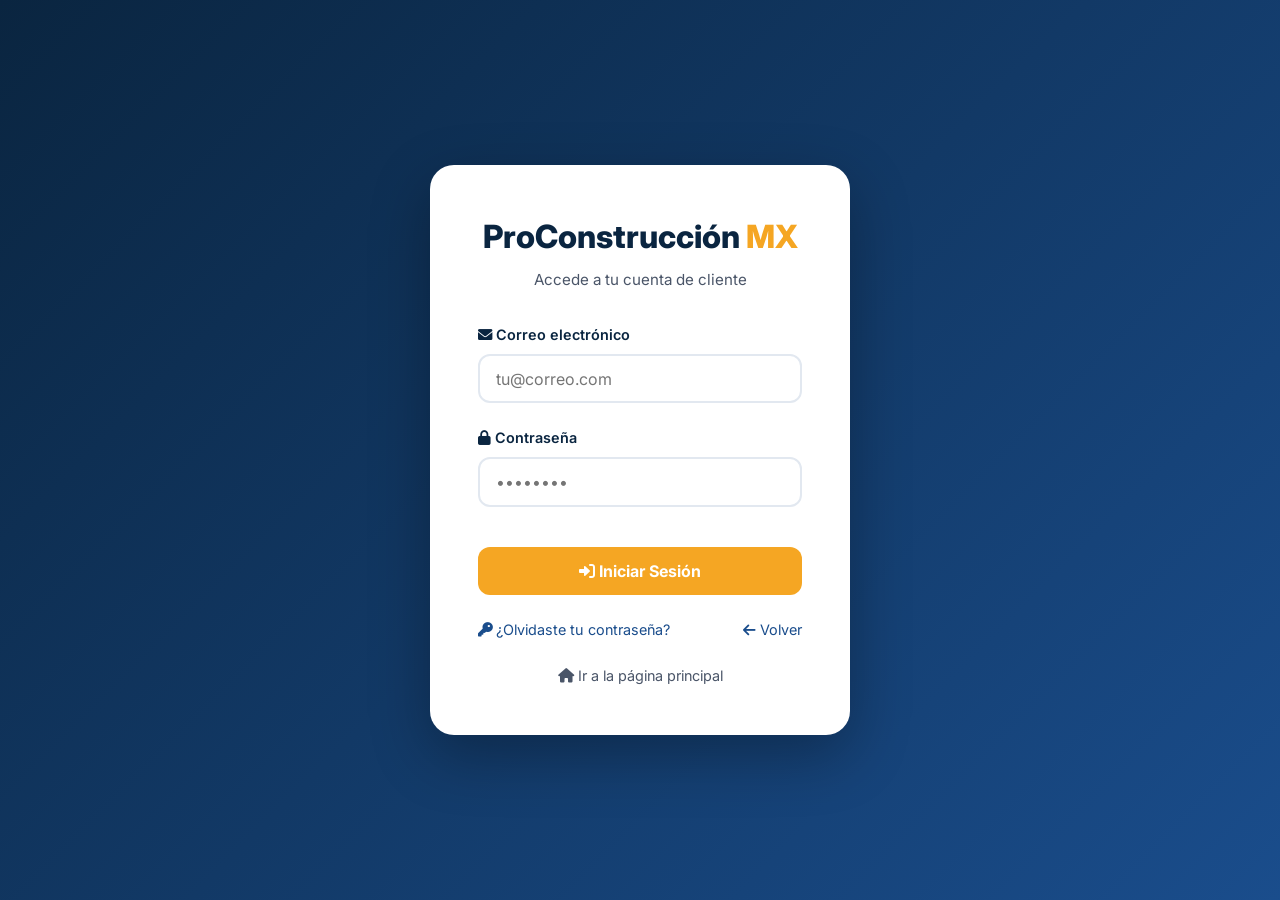
<file: login.html>
<!DOCTYPE html>
<html lang="es">
<head>
    <meta charset="UTF-8">
    <meta name="viewport" content="width=device-width, initial-scale=1.0">
    <title>Iniciar Sesión - ProConstrucción MX</title>
    <link href="https://fonts.googleapis.com/css2?family=Inter:opsz,wght@14..32,300;400;500;600;700;800&display=swap" rel="stylesheet">
    <link rel="stylesheet" href="https://cdnjs.cloudflare.com/ajax/libs/font-awesome/6.0.0-beta3/css/all.min.css">
    <link rel="stylesheet" href="css/estilos.css">
        <script src="https://challenges.cloudflare.com/turnstile/v0/api.js" async defer></script>
    <style>
        * { margin: 0; padding: 0; box-sizing: border-box; }
        body {
            font-family: 'Inter', sans-serif;
            background: linear-gradient(135deg, #0A2540 0%, #1a4d8c 100%);
            min-height: 100vh;
            display: flex;
            align-items: center;
            justify-content: center;
            padding: 2rem;
        }
        .login-container {
            background: white;
            border-radius: 24px;
            padding: 3rem;
            max-width: 420px;
            width: 100%;
            box-shadow: 0 20px 60px rgba(0,0,0,0.3);
        }
        .login-logo {
            text-align: center;
            font-size: 2rem;
            font-weight: 800;
            color: var(--primary-dark);
            margin-bottom: 0.5rem;
        }
        .login-logo span { color: var(--accent-orange); }
        .login-subtitle {
            text-align: center;
            color: var(--text-gray);
            margin-bottom: 2rem;
            font-size: 0.95rem;
        }
        .form-group {
            margin-bottom: 1.5rem;
        }
        .form-group label {
            display: block;
            font-weight: 600;
            margin-bottom: 0.5rem;
            color: var(--primary-dark);
            font-size: 0.9rem;
        }
        .form-group input {
            width: 100%;
            padding: 0.8rem 1rem;
            border: 2px solid #e2e8f0;
            border-radius: 12px;
            font-size: 1rem;
            transition: all 0.3s;
            font-family: 'Inter', sans-serif;
        }
        .form-group input:focus {
            outline: none;
            border-color: var(--accent-orange);
            box-shadow: 0 0 0 3px rgba(245, 166, 35, 0.1);
        }
        .btn-login {
            width: 100%;
            padding: 0.9rem;
            background: var(--accent-orange);
            color: white;
            border: none;
            border-radius: 12px;
            font-size: 1rem;
            font-weight: 700;
            cursor: pointer;
            transition: all 0.3s;
            font-family: 'Inter', sans-serif;
        }
        .btn-login:hover {
            background: var(--accent-orange-dark);
            transform: translateY(-2px);
            box-shadow: 0 8px 25px rgba(245, 166, 35, 0.3);
        }
        .btn-login:disabled {
            opacity: 0.6;
            cursor: not-allowed;
            transform: none;
        }
        .login-links {
            display: flex;
            justify-content: space-between;
            margin-top: 1.5rem;
            font-size: 0.9rem;
        }
        .login-links a {
            color: var(--primary-blue);
            text-decoration: none;
            transition: color 0.3s;
        }
        .login-links a:hover {
            color: var(--accent-orange);
        }
        .error-message {
            background: #fee2e2;
            color: #dc2626;
            padding: 0.8rem;
            border-radius: 8px;
            margin-bottom: 1rem;
            display: none;
            font-size: 0.9rem;
            text-align: center;
        }
        .error-message.show {
            display: block;
        }
        .success-message {
            background: #dcfce7;
            color: #16a34a;
            padding: 0.8rem;
            border-radius: 8px;
            margin-bottom: 1rem;
            display: none;
            font-size: 0.9rem;
            text-align: center;
        }
        .success-message.show {
            display: block;
        }
        .loading-spinner {
            display: inline-block;
            width: 20px;
            height: 20px;
            border: 3px solid rgba(255,255,255,0.3);
            border-radius: 50%;
            border-top-color: white;
            animation: spin 0.8s linear infinite;
            vertical-align: middle;
            margin-right: 8px;
        }
        @keyframes spin {
            to { transform: rotate(360deg); }
        }
        .volver-link {
            display: block;
            text-align: center;
            margin-top: 1.5rem;
            color: var(--text-gray);
            text-decoration: none;
            font-size: 0.9rem;
            transition: color 0.3s;
        }
        .volver-link:hover {
            color: var(--accent-orange);
        }
        @media (max-width: 480px) {
            .login-container { padding: 2rem 1.5rem; }
        }
    </style>
</head>
<body>
    <div class="login-container">
        <div class="login-logo">ProConstrucción <span>MX</span></div>
        <p class="login-subtitle">Accede a tu cuenta de cliente</p>

        <div id="errorMessage" class="error-message">
            <i class="fas fa-exclamation-circle"></i> <span id="errorText">Credenciales incorrectas</span>
        </div>
        <div id="successMessage" class="success-message">
            <i class="fas fa-check-circle"></i> <span id="successText">¡Bienvenido!</span>
        </div>

        <form id="loginForm" onsubmit="return handleLogin(event)">
            <div class="form-group">
                <label for="email"><i class="fas fa-envelope"></i> Correo electrónico</label>
                <input type="email" id="email" placeholder="tu@correo.com" required>
            </div>
            <div class="form-group">
                <label for="password"><i class="fas fa-lock"></i> Contraseña</label>
                <input type="password" id="password" placeholder="••••••••" required>
            </div>
                        <div class="cf-turnstile" 
                 data-sitekey="0x4AAAAAAFoyS3pF1tPXyI4f" 
                 data-callback="onTurnstileSuccess"
                 data-theme="light"
                 style="margin-bottom: 1rem; display: flex; justify-content: center;">
            </div>
            <button type="submit" class="btn-login" id="loginBtn">
                <i class="fas fa-sign-in-alt"></i> Iniciar Sesión
            </button>
        </form>

        <div class="login-links">
            <a href="recuperar.html"><i class="fas fa-key"></i> ¿Olvidaste tu contraseña?</a>
            <a href="index.html"><i class="fas fa-arrow-left"></i> Volver</a>
        </div>

        <a href="index.html" class="volver-link">
            <i class="fas fa-home"></i> Ir a la página principal
        </a>
    </div>

    <script src="js/auth.js"></script>
    <script>

        // Verificar si ya está logueado
        if (sessionStorage.getItem('userLoggedIn') === 'true') {
            window.location.href = 'dashboard.html';
        }
    </script>
</body>
</html>
</file>
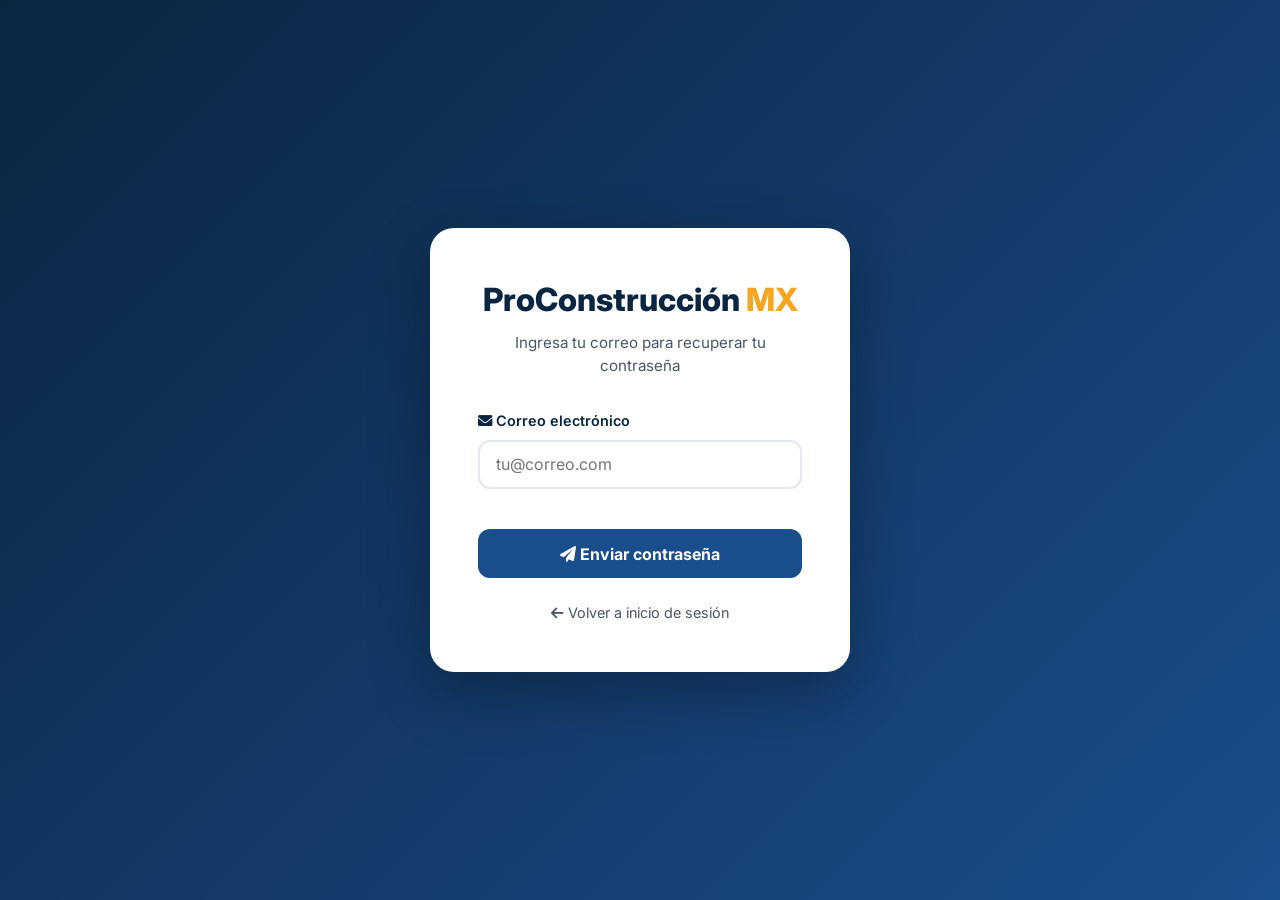
<file: recuperar.html>
<!DOCTYPE html>
<html lang="es">
<head>
    <meta charset="UTF-8">
    <meta name="viewport" content="width=device-width, initial-scale=1.0">
    <title>Recuperar Contraseña - ProConstrucción MX</title>
    <link href="https://fonts.googleapis.com/css2?family=Inter:opsz,wght@14..32,300;400;500;600;700;800&display=swap" rel="stylesheet">
    <link rel="stylesheet" href="https://cdnjs.cloudflare.com/ajax/libs/font-awesome/6.0.0-beta3/css/all.min.css">
    <link rel="stylesheet" href="css/estilos.css">
        <script src="https://challenges.cloudflare.com/turnstile/v0/api.js" async defer></script>
    <style>
        * { margin: 0; padding: 0; box-sizing: border-box; }
        body {
            font-family: 'Inter', sans-serif;
            background: linear-gradient(135deg, #0A2540 0%, #1a4d8c 100%);
            min-height: 100vh;
            display: flex;
            align-items: center;
            justify-content: center;
            padding: 2rem;
        }
        .recuperar-container {
            background: white;
            border-radius: 24px;
            padding: 3rem;
            max-width: 420px;
            width: 100%;
            box-shadow: 0 20px 60px rgba(0,0,0,0.3);
        }
        .recuperar-logo {
            text-align: center;
            font-size: 2rem;
            font-weight: 800;
            color: var(--primary-dark);
            margin-bottom: 0.5rem;
        }
        .recuperar-logo span { color: var(--accent-orange); }
        .recuperar-subtitle {
            text-align: center;
            color: var(--text-gray);
            margin-bottom: 2rem;
            font-size: 0.95rem;
        }
        .form-group {
            margin-bottom: 1.5rem;
        }
        .form-group label {
            display: block;
            font-weight: 600;
            margin-bottom: 0.5rem;
            color: var(--primary-dark);
            font-size: 0.9rem;
        }
        .form-group input {
            width: 100%;
            padding: 0.8rem 1rem;
            border: 2px solid #e2e8f0;
            border-radius: 12px;
            font-size: 1rem;
            transition: all 0.3s;
            font-family: 'Inter', sans-serif;
        }
        .form-group input:focus {
            outline: none;
            border-color: var(--accent-orange);
            box-shadow: 0 0 0 3px rgba(245, 166, 35, 0.1);
        }
        .btn-recuperar {
            width: 100%;
            padding: 0.9rem;
            background: var(--primary-blue);
            color: white;
            border: none;
            border-radius: 12px;
            font-size: 1rem;
            font-weight: 700;
            cursor: pointer;
            transition: all 0.3s;
            font-family: 'Inter', sans-serif;
        }
        .btn-recuperar:hover {
            background: var(--primary-dark);
            transform: translateY(-2px);
            box-shadow: 0 8px 25px rgba(26, 77, 140, 0.3);
        }
        .btn-recuperar:disabled {
            opacity: 0.6;
            cursor: not-allowed;
            transform: none;
        }
        .message-box {
            padding: 0.8rem;
            border-radius: 8px;
            margin-bottom: 1rem;
            display: none;
            font-size: 0.9rem;
            text-align: center;
        }
        .message-box.error {
            background: #fee2e2;
            color: #dc2626;
            display: block;
        }
        .message-box.success {
            background: #dcfce7;
            color: #16a34a;
            display: block;
        }
        .whatsapp-btn-container {
            text-align: center;
            margin-top: 1rem;
            padding: 0.8rem;
            background: #f0fdf4;
            border-radius: 12px;
            border: 1px solid #bbf7d0;
            display: none;
        }
        .whatsapp-btn-container a {
            display: inline-block;
            background: #25D366;
            color: white;
            padding: 0.6rem 1.5rem;
            border-radius: 50px;
            font-weight: 600;
            text-decoration: none;
            transition: all 0.3s;
            margin-top: 0.3rem;
        }
        .whatsapp-btn-container a:hover {
            background: #128C7E;
            transform: translateY(-2px);
        }
        .loading-spinner {
            display: inline-block;
            width: 20px;
            height: 20px;
            border: 3px solid rgba(255,255,255,0.3);
            border-radius: 50%;
            border-top-color: white;
            animation: spin 0.8s linear infinite;
            vertical-align: middle;
            margin-right: 8px;
        }
        @keyframes spin {
            to { transform: rotate(360deg); }
        }
        .volver-link {
            display: block;
            text-align: center;
            margin-top: 1.5rem;
            color: var(--text-gray);
            text-decoration: none;
            font-size: 0.9rem;
            transition: color 0.3s;
        }
        .volver-link:hover {
            color: var(--accent-orange);
        }
        @media (max-width: 480px) {
            .recuperar-container { padding: 2rem 1.5rem; }
        }
    </style>
</head>
<body>
    <div class="recuperar-container">
        <div class="recuperar-logo">ProConstrucción <span>MX</span></div>
        <p class="recuperar-subtitle">Ingresa tu correo para recuperar tu contraseña</p>

        <div id="messageBox" class="message-box"></div>
        <div id="whatsappBtnContainer" class="whatsapp-btn-container"></div>

        <form id="recuperarForm" onsubmit="return handleRecuperar(event)">
            <div class="form-group">
                <label for="email"><i class="fas fa-envelope"></i> Correo electrónico</label>
                <input type="email" id="email" placeholder="tu@correo.com" required>
            </div>
                        <div class="cf-turnstile" 
                 data-sitekey="0x4AAAAAAFoyS3pF1tPXyI4f" 
                 data-callback="onTurnstileSuccessRecuperar"
                 data-theme="light"
                 style="margin-bottom: 1rem; display: flex; justify-content: center;">
            </div>
            <button type="submit" class="btn-recuperar" id="recuperarBtn">
                <i class="fas fa-paper-plane"></i> Enviar contraseña
            </button>
        </form>

        <a href="login.html" class="volver-link">
            <i class="fas fa-arrow-left"></i> Volver a inicio de sesión
        </a>
    </div>

    <script src="js/auth.js"></script>
</body>
</html>
</file>
<file: css/estilos.css>
:root {
    --primary-dark: #0A2540;
    --primary-blue: #1a4d8c;
    --accent-orange: #F5A623;
    --accent-orange-dark: #e09515;
    --gray-light: #F8F9FA;
    --text-gray: #4a5568;
}

/* Estilos generales compartidos */
* {
    margin: 0;
    padding: 0;
    box-sizing: border-box;
}

body {
    font-family: 'Inter', sans-serif;
    color: #1a1a2e;
    line-height: 1.5;
}

a {
    text-decoration: none;
}

/* Utilidades */
.text-center { text-align: center; }
.mt-1 { margin-top: 1rem; }
.mt-2 { margin-top: 2rem; }
.mb-1 { margin-bottom: 1rem; }
.mb-2 { margin-bottom: 2rem; }

/* Loading Spinner */
.loading-spinner {
    display: inline-block;
    width: 20px;
    height: 20px;
    border: 3px solid rgba(255,255,255,0.3);
    border-radius: 50%;
    border-top-color: white;
    animation: spin 0.8s linear infinite;
    vertical-align: middle;
    margin-right: 8px;
}
@keyframes spin {
    to { transform: rotate(360deg); }
}

/* Animaciones */
@keyframes fadeInUp {
    from { opacity: 0; transform: translateY(20px); }
    to { opacity: 1; transform: translateY(0); }
}

/* Scrollbar personalizada */
::-webkit-scrollbar {
    width: 8px;
    height: 8px;
}
::-webkit-scrollbar-track {
    background: #f1f1f1;
    border-radius: 10px;
}
::-webkit-scrollbar-thumb {
    background: var(--accent-orange);
    border-radius: 10px;
}
::-webkit-scrollbar-thumb:hover {
    background: var(--accent-orange-dark);
}

/* Botones generales */
.btn {
    display: inline-block;
    padding: 0.8rem 2rem;
    border: none;
    border-radius: 50px;
    font-weight: 600;
    cursor: pointer;
    transition: all 0.3s ease;
    font-family: 'Inter', sans-serif;
    text-align: center;
}
.btn:hover {
    transform: translateY(-2px);
    box-shadow: 0 8px 25px rgba(0,0,0,0.15);
}
.btn:disabled {
    opacity: 0.5;
    cursor: not-allowed;
    transform: none;
}

.btn-primary {
    background: var(--accent-orange);
    color: white;
}
.btn-primary:hover {
    background: var(--accent-orange-dark);
}

.btn-secondary {
    background: var(--primary-blue);
    color: white;
}
.btn-secondary:hover {
    background: var(--primary-dark);
}

.btn-success {
    background: #16a34a;
    color: white;
}
.btn-success:hover {
    background: #15803d;
}

.btn-danger {
    background: #dc2626;
    color: white;
}
.btn-danger:hover {
    background: #b91c1c;
}

/* Cards */
.card {
    background: white;
    border-radius: 16px;
    padding: 2rem;
    box-shadow: 0 4px 12px rgba(0,0,0,0.04);
    transition: all 0.3s ease;
}
.card:hover {
    box-shadow: 0 8px 30px rgba(0,0,0,0.08);
}

/* Inputs */
.input-group {
    margin-bottom: 1rem;
}
.input-group label {
    display: block;
    font-weight: 600;
    margin-bottom: 0.5rem;
    color: var(--primary-dark);
    font-size: 0.9rem;
}
.input-group input,
.input-group select,
.input-group textarea {
    width: 100%;
    padding: 0.8rem 1rem;
    border: 2px solid #e2e8f0;
    border-radius: 12px;
    font-size: 1rem;
    font-family: 'Inter', sans-serif;
    transition: all 0.3s ease;
}
.input-group input:focus,
.input-group select:focus,
.input-group textarea:focus {
    outline: none;
    border-color: var(--accent-orange);
    box-shadow: 0 0 0 3px rgba(245, 166, 35, 0.1);
}

/* Tablas */
.table-responsive {
    overflow-x: auto;
}
table {
    width: 100%;
    border-collapse: collapse;
}
table th {
    background: var(--gray-light);
    padding: 0.8rem;
    text-align: left;
    font-weight: 600;
    color: var(--primary-dark);
    border-bottom: 2px solid #e2e8f0;
}
table td {
    padding: 0.8rem;
    border-bottom: 1px solid #e2e8f0;
    vertical-align: middle;
}

/* Badges */
.badge {
    display: inline-block;
    padding: 0.2rem 0.8rem;
    border-radius: 50px;
    font-size: 0.75rem;
    font-weight: 600;
}
.badge-success {
    background: #dcfce7;
    color: #16a34a;
}
.badge-warning {
    background: #fef3c7;
    color: #92400e;
}
.badge-danger {
    background: #fee2e2;
    color: #dc2626;
}
.badge-info {
    background: #dbeafe;
    color: #1e40af;
}

/* Alertas */
.alert {
    padding: 1rem;
    border-radius: 12px;
    margin-bottom: 1rem;
    font-size: 0.95rem;
}
.alert-success {
    background: #dcfce7;
    color: #16a34a;
    border: 1px solid #bbf7d0;
}
.alert-error {
    background: #fee2e2;
    color: #dc2626;
    border: 1px solid #fecaca;
}
.alert-warning {
    background: #fef3c7;
    color: #92400e;
    border: 1px solid #fde68a;
}
.alert-info {
    background: #dbeafe;
    color: #1e40af;
    border: 1px solid #bfdbfe;
}

/* Modal */
.modal-overlay {
    display: none;
    position: fixed;
    top: 0;
    left: 0;
    width: 100%;
    height: 100%;
    background: rgba(0,0,0,0.5);
    z-index: 1000;
    align-items: center;
    justify-content: center;
    backdrop-filter: blur(4px);
}
.modal-overlay.active {
    display: flex;
}
.modal {
    background: white;
    border-radius: 24px;
    padding: 2.5rem;
    max-width: 600px;
    width: 90%;
    max-height: 90vh;
    overflow-y: auto;
    box-shadow: 0 20px 60px rgba(0,0,0,0.3);
    animation: fadeInUp 0.3s ease-out;
}
.modal-header {
    display: flex;
    justify-content: space-between;
    align-items: center;
    margin-bottom: 1.5rem;
}
.modal-header h2 {
    color: var(--primary-dark);
    margin: 0;
}
.modal-close {
    background: none;
    border: none;
    font-size: 1.5rem;
    cursor: pointer;
    color: var(--text-gray);
    transition: all 0.3s;
}
.modal-close:hover {
    color: var(--primary-dark);
    transform: rotate(90deg);
}

/* Grid */
.grid-2 {
    display: grid;
    grid-template-columns: 1fr 1fr;
    gap: 1.5rem;
}
.grid-3 {
    display: grid;
    grid-template-columns: repeat(3, 1fr);
    gap: 1.5rem;
}
.grid-4 {
    display: grid;
    grid-template-columns: repeat(4, 1fr);
    gap: 1.5rem;
}

/* Flex */
.flex {
    display: flex;
}
.flex-center {
    display: flex;
    align-items: center;
    justify-content: center;
}
.flex-between {
    display: flex;
    align-items: center;
    justify-content: space-between;
}
.flex-wrap {
    flex-wrap: wrap;
}
.gap-1 { gap: 1rem; }
.gap-2 { gap: 2rem; }
.gap-3 { gap: 3rem; }

/* Responsive */
@media (max-width: 768px) {
    .grid-2,
    .grid-3,
    .grid-4 {
        grid-template-columns: 1fr;
    }
    .modal {
        padding: 1.5rem;
        width: 95%;
    }
    .flex-between {
        flex-direction: column;
        align-items: stretch;
        gap: 1rem;
    }
}

/* Estilos adicionales para el cotizador */
.tag-peso {
    font-size: 0.6rem;
    background: #dbeafe;
    color: #1e40af;
    padding: 0.1rem 0.5rem;
    border-radius: 50px;
    display: inline-block;
    margin-top: 0.3rem;
}

.precio-personalizado {
    font-size: 0.7rem;
    background: #dbeafe;
    color: #1e40af;
    padding: 0.2rem 0.6rem;
    border-radius: 50px;
    display: inline-block;
}

.tag-pxv {
    font-size: 0.6rem;
    background: #fef3c7;
    color: #92400e;
    padding: 0.1rem 0.5rem;
    border-radius: 50px;
    display: inline-block;
    margin-top: 0.3rem;
}
/* ============================================
   ⭐ ETAPA 6: Precio tachado y ajustes móviles
   ============================================ */

/* Precio tachado (base con IVA cuando hay descuento) */
.precio-tachado {
    text-decoration: line-through;
    opacity: 0.5;
    font-size: 0.8rem;
    font-weight: 400;
    margin-left: 0.4rem;
    color: var(--text-gray);
}

/* Etiqueta "IVA incluido" */
.precio-iva {
    display: block;
    font-size: 0.7rem;
    color: var(--text-gray);
    margin-top: 0.1rem;
    font-weight: 400;
}

/* ============================================
   ⭐ ETAPA 6: Barra de dirección en móvil
   ============================================ */
@media (max-width: 768px) {
    #pasoDireccionInicial {
        padding: 1rem !important;
    }
    
    #pasoDireccionInicial h2 {
        font-size: 1.1rem !important;
        margin-bottom: 0.5rem !important;
    }
    
    #pasoDireccionInicial p {
        font-size: 0.85rem !important;
        margin-bottom: 0.75rem !important;
    }
    
    #pasoDireccionInicial .form-group label {
        font-size: 0.85rem !important;
        margin-bottom: 0.3rem !important;
    }
    
    #selectDireccionInicial {
        padding: 0.6rem 0.8rem !important;
        font-size: 0.85rem !important;
        border-radius: 8px !important;
    }
    
    #pasoDireccionInicial > div:last-child {
        gap: 0.4rem !important;
        margin-top: 0.6rem !important;
    }
    
    #pasoDireccionInicial button {
        font-size: 0.8rem !important;
        padding: 0.45rem 0.8rem !important;
        flex: 1 1 auto;
        min-width: 0;
    }
    
    /* Filtros en móvil */
    #resultsSection > div:first-child {
        flex-direction: column !important;
        align-items: stretch !important;
    }
    
    #resultsSection > div:first-child > div {
        width: 100% !important;
    }
    
    #resultsSection select {
        width: 100% !important;
        font-size: 0.8rem !important;
        padding: 0.45rem 0.6rem !important;
    }
}
</file>
